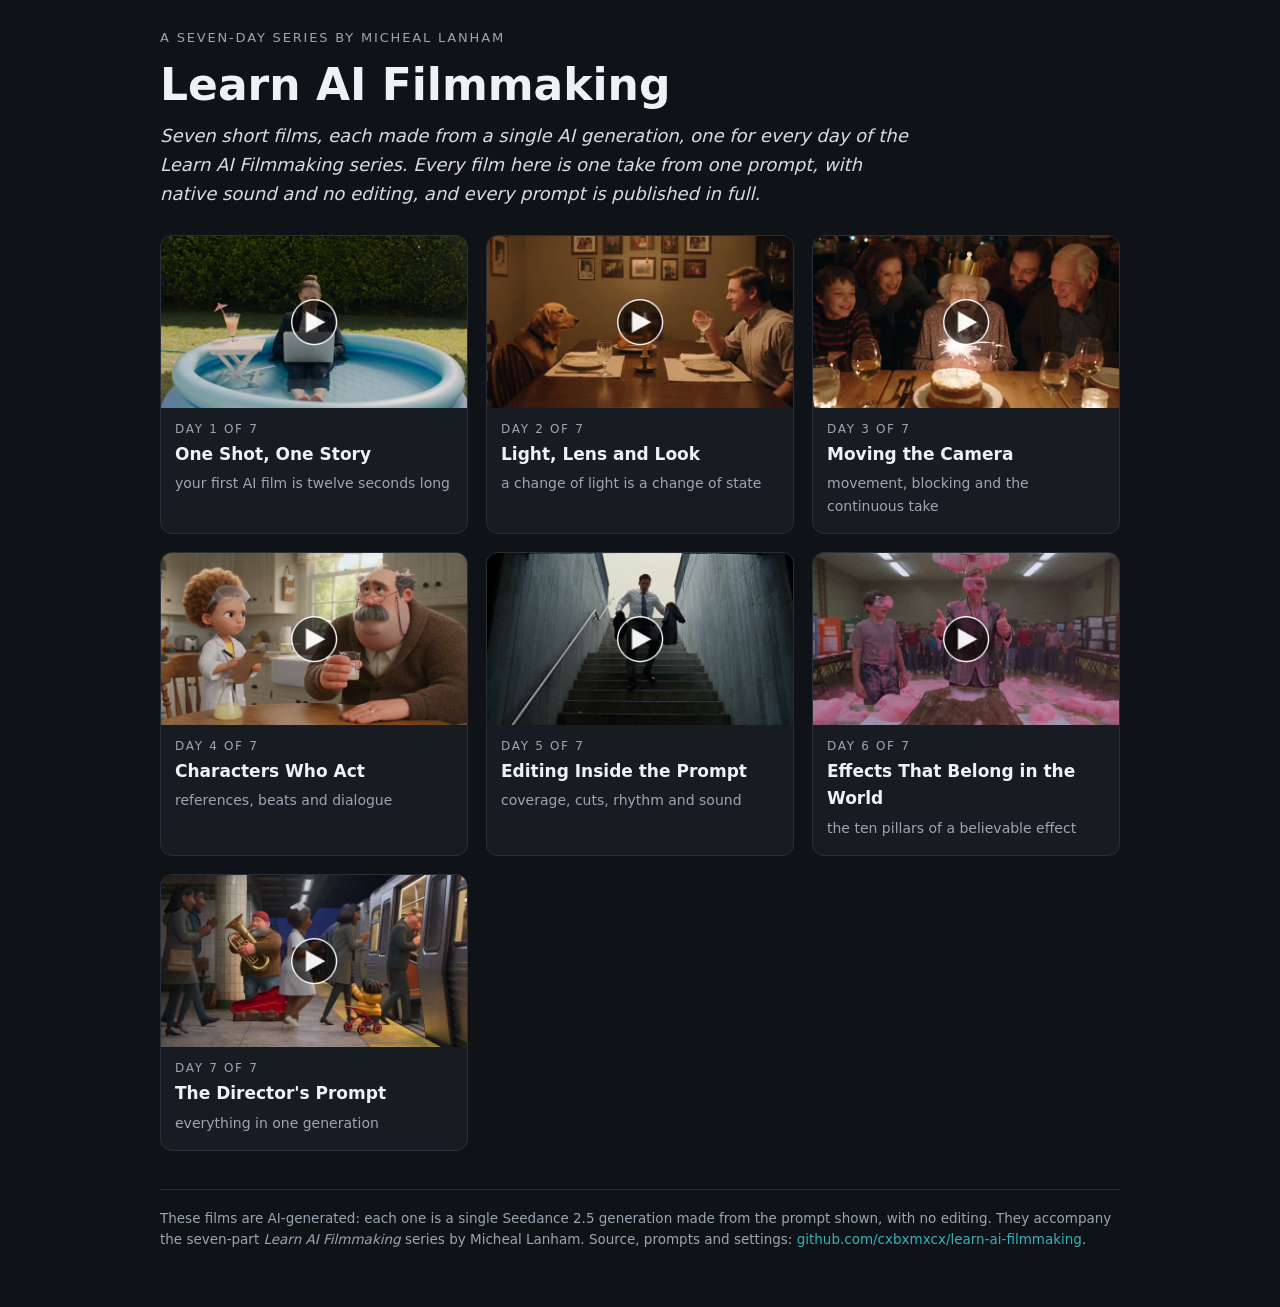
<file: docs/index.html>
<!doctype html><html lang="en"><head><meta charset="utf-8"><meta name="viewport" content="width=device-width,initial-scale=1"><title>Learn AI Filmmaking: seven prompts, seven films</title><meta name="description" content="Seven short films, each made from a single AI generation, one for every day of the Learn AI Filmmaking series."><meta property="og:title" content="Learn AI Filmmaking: seven prompts, seven films"><meta property="og:description" content="Seven short films, each made from a single AI generation, one for every day of the Learn AI Filmmaking series."><meta property="og:url" content="https://cxbxmxcx.github.io/learn-ai-filmmaking/"><meta property="og:site_name" content="Learn AI Filmmaking"><meta property="og:image" content="https://cxbxmxcx.github.io/learn-ai-filmmaking/posters/day-1-one-shot-one-story.jpg"><meta name="twitter:card" content="summary_large_image"><link rel="stylesheet" href="assets/site.css"></head><body><div class="wrap"><div class="kicker">A seven-day series by Micheal Lanham</div><h1>Learn AI Filmmaking</h1><p class="logline">Seven short films, each made from a single AI generation, one for every day of the Learn AI Filmmaking series. Every film here is one take from one prompt, with native sound and no editing, and every prompt is published in full.</p><div class="grid"><a class="card" href="day-1-one-shot-one-story/"><img src="posters/day-1-one-shot-one-story-play.jpg" alt="A frame from One Shot, One Story" loading="lazy"><div class="txt"><div class="day">Day 1 of 7</div><div class="ttl">One Shot, One Story</div><div class="sub">your first AI film is twelve seconds long</div></div></a><a class="card" href="day-2-light-lens-and-look/"><img src="posters/day-2-light-lens-and-look-play.jpg" alt="A frame from Light, Lens and Look" loading="lazy"><div class="txt"><div class="day">Day 2 of 7</div><div class="ttl">Light, Lens and Look</div><div class="sub">a change of light is a change of state</div></div></a><a class="card" href="day-3-moving-the-camera/"><img src="posters/day-3-moving-the-camera-play.jpg" alt="A frame from Moving the Camera" loading="lazy"><div class="txt"><div class="day">Day 3 of 7</div><div class="ttl">Moving the Camera</div><div class="sub">movement, blocking and the continuous take</div></div></a><a class="card" href="day-4-characters-who-act/"><img src="posters/day-4-characters-who-act-play.jpg" alt="A frame from Characters Who Act" loading="lazy"><div class="txt"><div class="day">Day 4 of 7</div><div class="ttl">Characters Who Act</div><div class="sub">references, beats and dialogue</div></div></a><a class="card" href="day-5-editing-inside-the-prompt/"><img src="posters/day-5-editing-inside-the-prompt-play.jpg" alt="A frame from Editing Inside the Prompt" loading="lazy"><div class="txt"><div class="day">Day 5 of 7</div><div class="ttl">Editing Inside the Prompt</div><div class="sub">coverage, cuts, rhythm and sound</div></div></a><a class="card" href="day-6-effects-that-belong-in-the-world/"><img src="posters/day-6-effects-that-belong-in-the-world-play.jpg" alt="A frame from Effects That Belong in the World" loading="lazy"><div class="txt"><div class="day">Day 6 of 7</div><div class="ttl">Effects That Belong in the World</div><div class="sub">the ten pillars of a believable effect</div></div></a><a class="card" href="day-7-the-directors-prompt/"><img src="posters/day-7-the-directors-prompt-play.jpg" alt="A frame from The Director&#x27;s Prompt" loading="lazy"><div class="txt"><div class="day">Day 7 of 7</div><div class="ttl">The Director&#x27;s Prompt</div><div class="sub">everything in one generation</div></div></a></div><footer>These films are AI-generated: each one is a single Seedance 2.5 generation made from the prompt shown, with no editing. They accompany the seven-part <em>Learn AI Filmmaking</em> series by Micheal Lanham. Source, prompts and settings: <a href="https://github.com/cxbxmxcx/learn-ai-filmmaking">github.com/cxbxmxcx/learn-ai-filmmaking</a>.</footer></div></body></html>
</file>
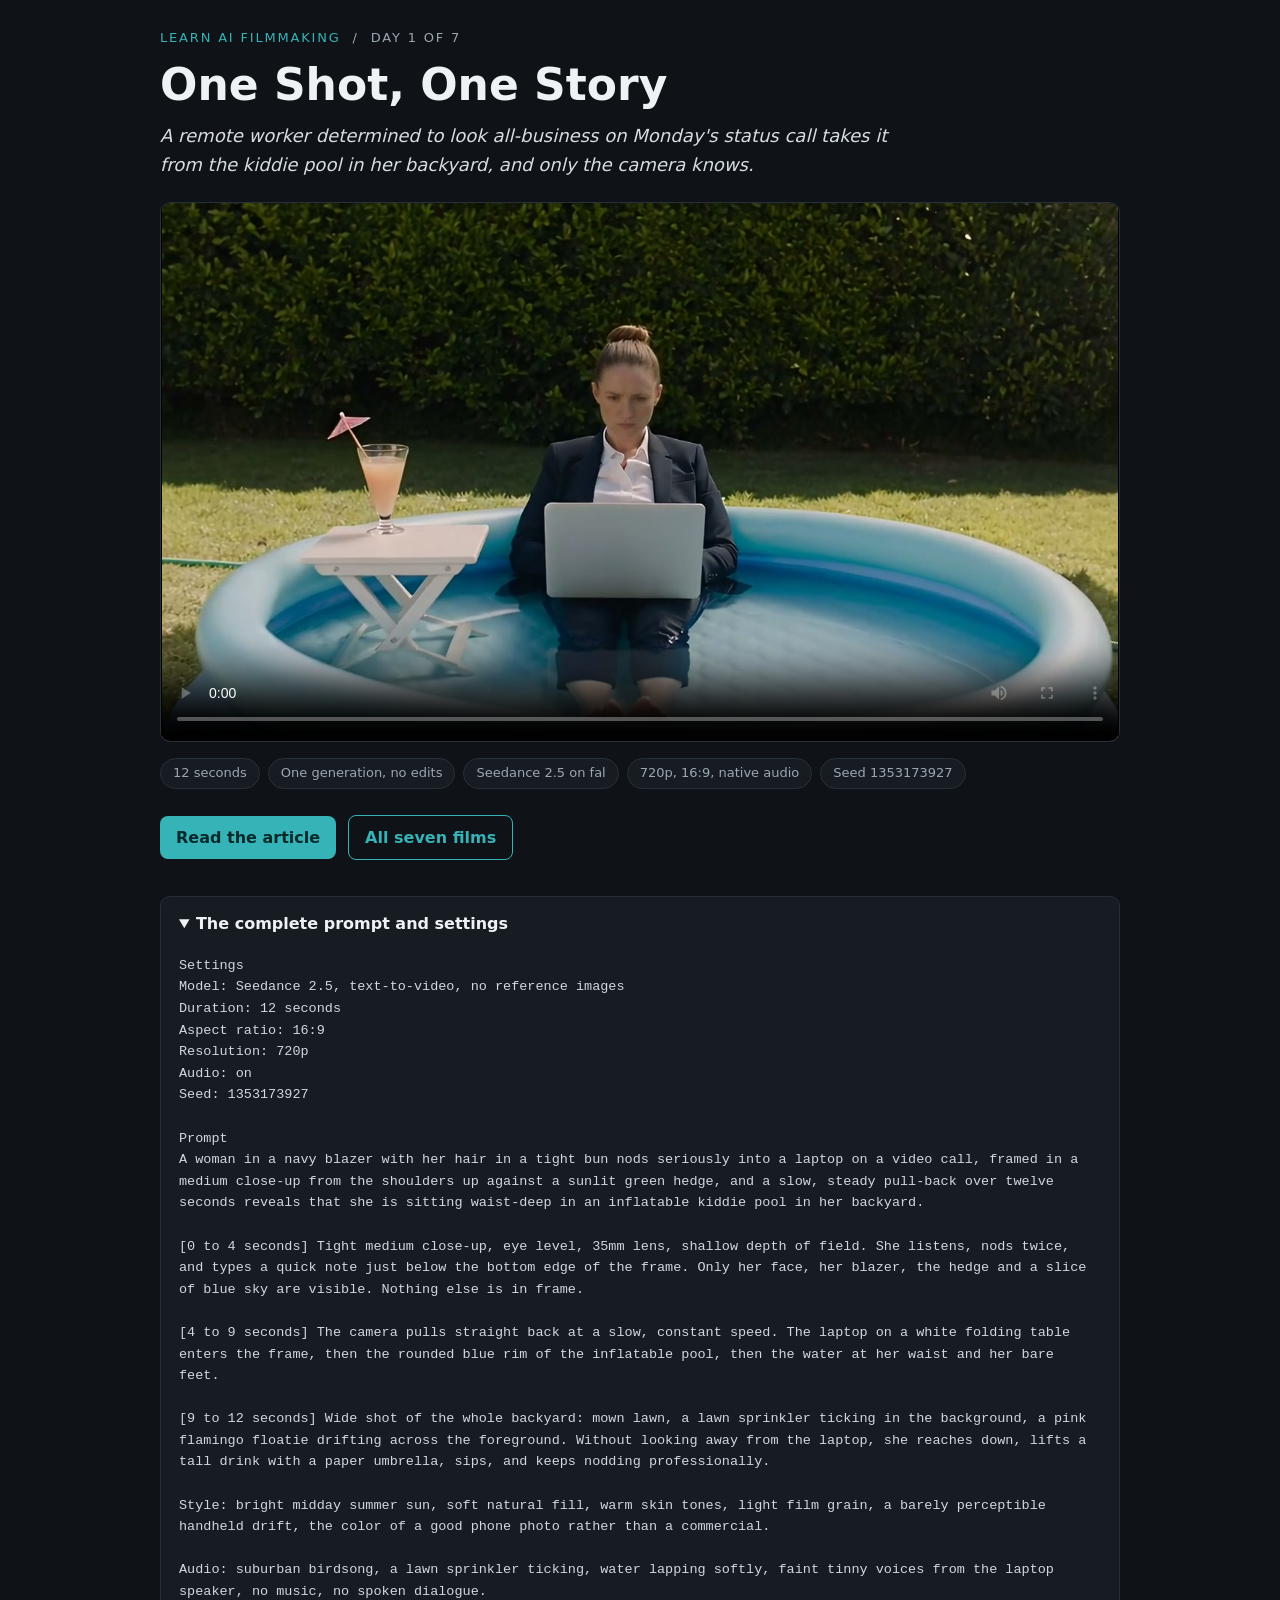
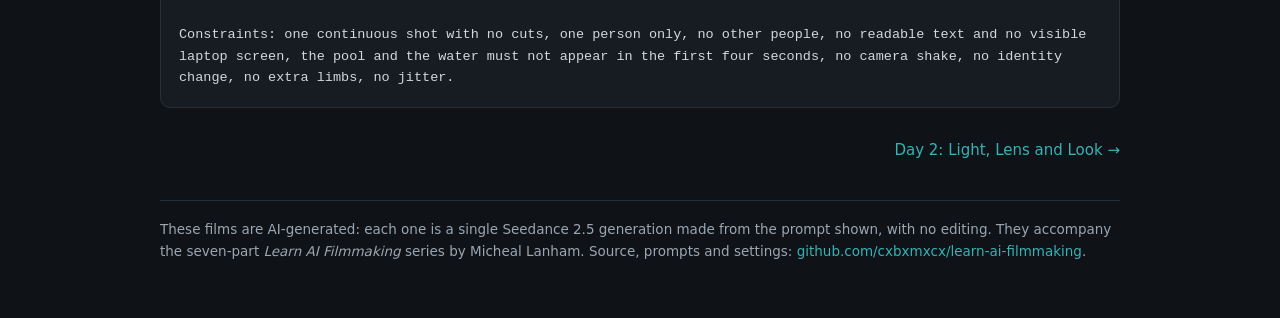
<file: docs/day-1-one-shot-one-story/index.html>
<!doctype html><html lang="en"><head><meta charset="utf-8"><meta name="viewport" content="width=device-width,initial-scale=1"><title>Day 1: One Shot, One Story | Learn AI Filmmaking</title><meta name="description" content="A remote worker determined to look all-business on Monday&#x27;s status call takes it from the kiddie pool in her backyard, and only the camera knows."><meta property="og:title" content="Day 1: One Shot, One Story | Learn AI Filmmaking"><meta property="og:description" content="A remote worker determined to look all-business on Monday&#x27;s status call takes it from the kiddie pool in her backyard, and only the camera knows."><meta property="og:url" content="https://cxbxmxcx.github.io/learn-ai-filmmaking/day-1-one-shot-one-story/"><meta property="og:site_name" content="Learn AI Filmmaking"><meta property="og:image" content="https://cxbxmxcx.github.io/learn-ai-filmmaking/posters/day-1-one-shot-one-story.jpg"><meta name="twitter:card" content="summary_large_image"><meta property="og:type" content="video.other"><meta property="og:video" content="https://cxbxmxcx.github.io/learn-ai-filmmaking/films/day-1-one-shot-one-story.mp4"><meta property="og:video:type" content="video/mp4"><meta property="og:video:width" content="1280"><meta property="og:video:height" content="720"><link rel="stylesheet" href="../assets/site.css"></head><body><div class="wrap"><div class="kicker"><a href="../">Learn AI Filmmaking</a> &nbsp;/&nbsp; Day 1 of 7</div><h1>One Shot, One Story</h1><p class="logline">A remote worker determined to look all-business on Monday&#x27;s status call takes it from the kiddie pool in her backyard, and only the camera knows.</p><video controls playsinline preload="metadata" poster="../posters/day-1-one-shot-one-story.jpg"><source src="../films/day-1-one-shot-one-story.mp4" type="video/mp4">Your browser cannot play this video. <a href="../films/day-1-one-shot-one-story.mp4">Download the film</a>.</video><ul class="chips"><li>12 seconds</li><li>One generation, no edits</li><li>Seedance 2.5 on fal</li><li>720p, 16:9, native audio</li><li>Seed 1353173927</li></ul><a class="cta" href="https://medium.com/p/a5aec13ff3d1">Read the article</a><a class="cta ghost" href="../">All seven films</a><details open><summary>The complete prompt and settings</summary><pre>Settings
Model: Seedance 2.5, text-to-video, no reference images
Duration: 12 seconds
Aspect ratio: 16:9
Resolution: 720p
Audio: on
Seed: 1353173927

Prompt
A woman in a navy blazer with her hair in a tight bun nods seriously into a laptop on a video call, framed in a medium close-up from the shoulders up against a sunlit green hedge, and a slow, steady pull-back over twelve seconds reveals that she is sitting waist-deep in an inflatable kiddie pool in her backyard.

[0 to 4 seconds] Tight medium close-up, eye level, 35mm lens, shallow depth of field. She listens, nods twice, and types a quick note just below the bottom edge of the frame. Only her face, her blazer, the hedge and a slice of blue sky are visible. Nothing else is in frame.

[4 to 9 seconds] The camera pulls straight back at a slow, constant speed. The laptop on a white folding table enters the frame, then the rounded blue rim of the inflatable pool, then the water at her waist and her bare feet.

[9 to 12 seconds] Wide shot of the whole backyard: mown lawn, a lawn sprinkler ticking in the background, a pink flamingo floatie drifting across the foreground. Without looking away from the laptop, she reaches down, lifts a tall drink with a paper umbrella, sips, and keeps nodding professionally.

Style: bright midday summer sun, soft natural fill, warm skin tones, light film grain, a barely perceptible handheld drift, the color of a good phone photo rather than a commercial.

Audio: suburban birdsong, a lawn sprinkler ticking, water lapping softly, faint tinny voices from the laptop speaker, no music, no spoken dialogue.

Constraints: one continuous shot with no cuts, one person only, no other people, no readable text and no visible laptop screen, the pool and the water must not appear in the first four seconds, no camera shake, no identity change, no extra limbs, no jitter.</pre></details><div class="nav"><span></span><a href="../day-2-light-lens-and-look/">Day 2: Light, Lens and Look &rarr;</a></div><footer>These films are AI-generated: each one is a single Seedance 2.5 generation made from the prompt shown, with no editing. They accompany the seven-part <em>Learn AI Filmmaking</em> series by Micheal Lanham. Source, prompts and settings: <a href="https://github.com/cxbxmxcx/learn-ai-filmmaking">github.com/cxbxmxcx/learn-ai-filmmaking</a>.</footer></div></body></html>
</file>
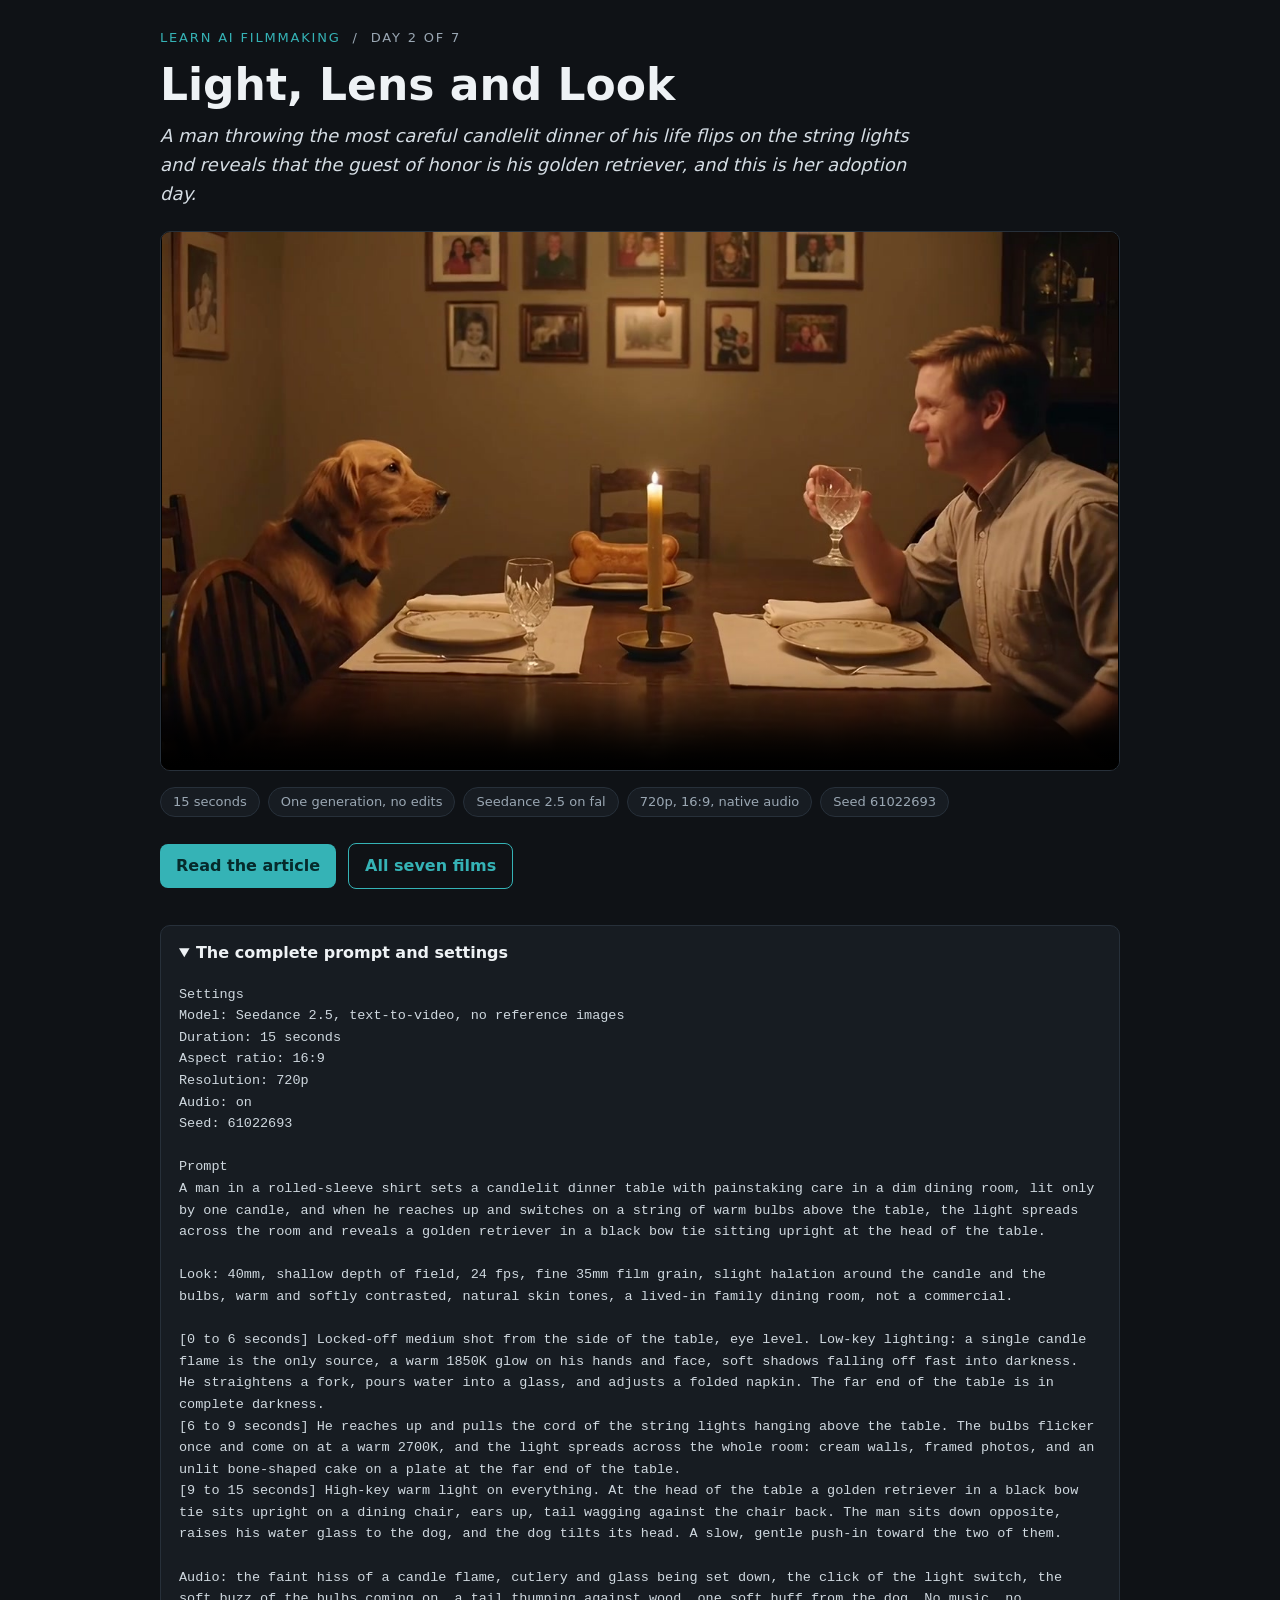
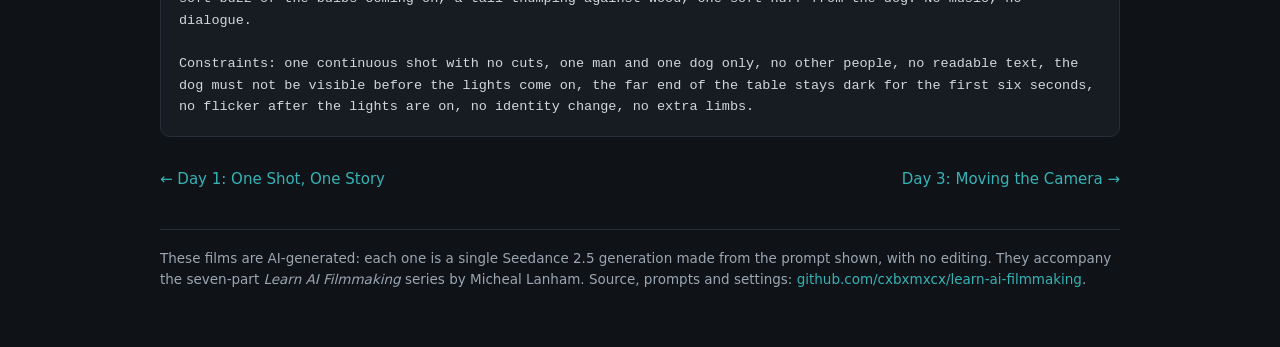
<file: docs/day-2-light-lens-and-look/index.html>
<!doctype html><html lang="en"><head><meta charset="utf-8"><meta name="viewport" content="width=device-width,initial-scale=1"><title>Day 2: Light, Lens and Look | Learn AI Filmmaking</title><meta name="description" content="A man throwing the most careful candlelit dinner of his life flips on the string lights and reveals that the guest of honor is his golden retriever, and this is her adoption day."><meta property="og:title" content="Day 2: Light, Lens and Look | Learn AI Filmmaking"><meta property="og:description" content="A man throwing the most careful candlelit dinner of his life flips on the string lights and reveals that the guest of honor is his golden retriever, and this is her adoption day."><meta property="og:url" content="https://cxbxmxcx.github.io/learn-ai-filmmaking/day-2-light-lens-and-look/"><meta property="og:site_name" content="Learn AI Filmmaking"><meta property="og:image" content="https://cxbxmxcx.github.io/learn-ai-filmmaking/posters/day-2-light-lens-and-look.jpg"><meta name="twitter:card" content="summary_large_image"><meta property="og:type" content="video.other"><meta property="og:video" content="https://cxbxmxcx.github.io/learn-ai-filmmaking/films/day-2-light-lens-and-look.mp4"><meta property="og:video:type" content="video/mp4"><meta property="og:video:width" content="1280"><meta property="og:video:height" content="720"><link rel="stylesheet" href="../assets/site.css"></head><body><div class="wrap"><div class="kicker"><a href="../">Learn AI Filmmaking</a> &nbsp;/&nbsp; Day 2 of 7</div><h1>Light, Lens and Look</h1><p class="logline">A man throwing the most careful candlelit dinner of his life flips on the string lights and reveals that the guest of honor is his golden retriever, and this is her adoption day.</p><video controls playsinline preload="metadata" poster="../posters/day-2-light-lens-and-look.jpg"><source src="../films/day-2-light-lens-and-look.mp4" type="video/mp4">Your browser cannot play this video. <a href="../films/day-2-light-lens-and-look.mp4">Download the film</a>.</video><ul class="chips"><li>15 seconds</li><li>One generation, no edits</li><li>Seedance 2.5 on fal</li><li>720p, 16:9, native audio</li><li>Seed 61022693</li></ul><a class="cta" href="https://medium.com/p/ba36f0b6b196">Read the article</a><a class="cta ghost" href="../">All seven films</a><details open><summary>The complete prompt and settings</summary><pre>Settings
Model: Seedance 2.5, text-to-video, no reference images
Duration: 15 seconds
Aspect ratio: 16:9
Resolution: 720p
Audio: on
Seed: 61022693

Prompt
A man in a rolled-sleeve shirt sets a candlelit dinner table with painstaking care in a dim dining room, lit only by one candle, and when he reaches up and switches on a string of warm bulbs above the table, the light spreads across the room and reveals a golden retriever in a black bow tie sitting upright at the head of the table.

Look: 40mm, shallow depth of field, 24 fps, fine 35mm film grain, slight halation around the candle and the bulbs, warm and softly contrasted, natural skin tones, a lived-in family dining room, not a commercial.

[0 to 6 seconds] Locked-off medium shot from the side of the table, eye level. Low-key lighting: a single candle flame is the only source, a warm 1850K glow on his hands and face, soft shadows falling off fast into darkness. He straightens a fork, pours water into a glass, and adjusts a folded napkin. The far end of the table is in complete darkness.
[6 to 9 seconds] He reaches up and pulls the cord of the string lights hanging above the table. The bulbs flicker once and come on at a warm 2700K, and the light spreads across the whole room: cream walls, framed photos, and an unlit bone-shaped cake on a plate at the far end of the table.
[9 to 15 seconds] High-key warm light on everything. At the head of the table a golden retriever in a black bow tie sits upright on a dining chair, ears up, tail wagging against the chair back. The man sits down opposite, raises his water glass to the dog, and the dog tilts its head. A slow, gentle push-in toward the two of them.

Audio: the faint hiss of a candle flame, cutlery and glass being set down, the click of the light switch, the soft buzz of the bulbs coming on, a tail thumping against wood, one soft huff from the dog. No music, no dialogue.

Constraints: one continuous shot with no cuts, one man and one dog only, no other people, no readable text, the dog must not be visible before the lights come on, the far end of the table stays dark for the first six seconds, no flicker after the lights are on, no identity change, no extra limbs.</pre></details><div class="nav"><a href="../day-1-one-shot-one-story/">&larr; Day 1: One Shot, One Story</a><a href="../day-3-moving-the-camera/">Day 3: Moving the Camera &rarr;</a></div><footer>These films are AI-generated: each one is a single Seedance 2.5 generation made from the prompt shown, with no editing. They accompany the seven-part <em>Learn AI Filmmaking</em> series by Micheal Lanham. Source, prompts and settings: <a href="https://github.com/cxbxmxcx/learn-ai-filmmaking">github.com/cxbxmxcx/learn-ai-filmmaking</a>.</footer></div></body></html>
</file>
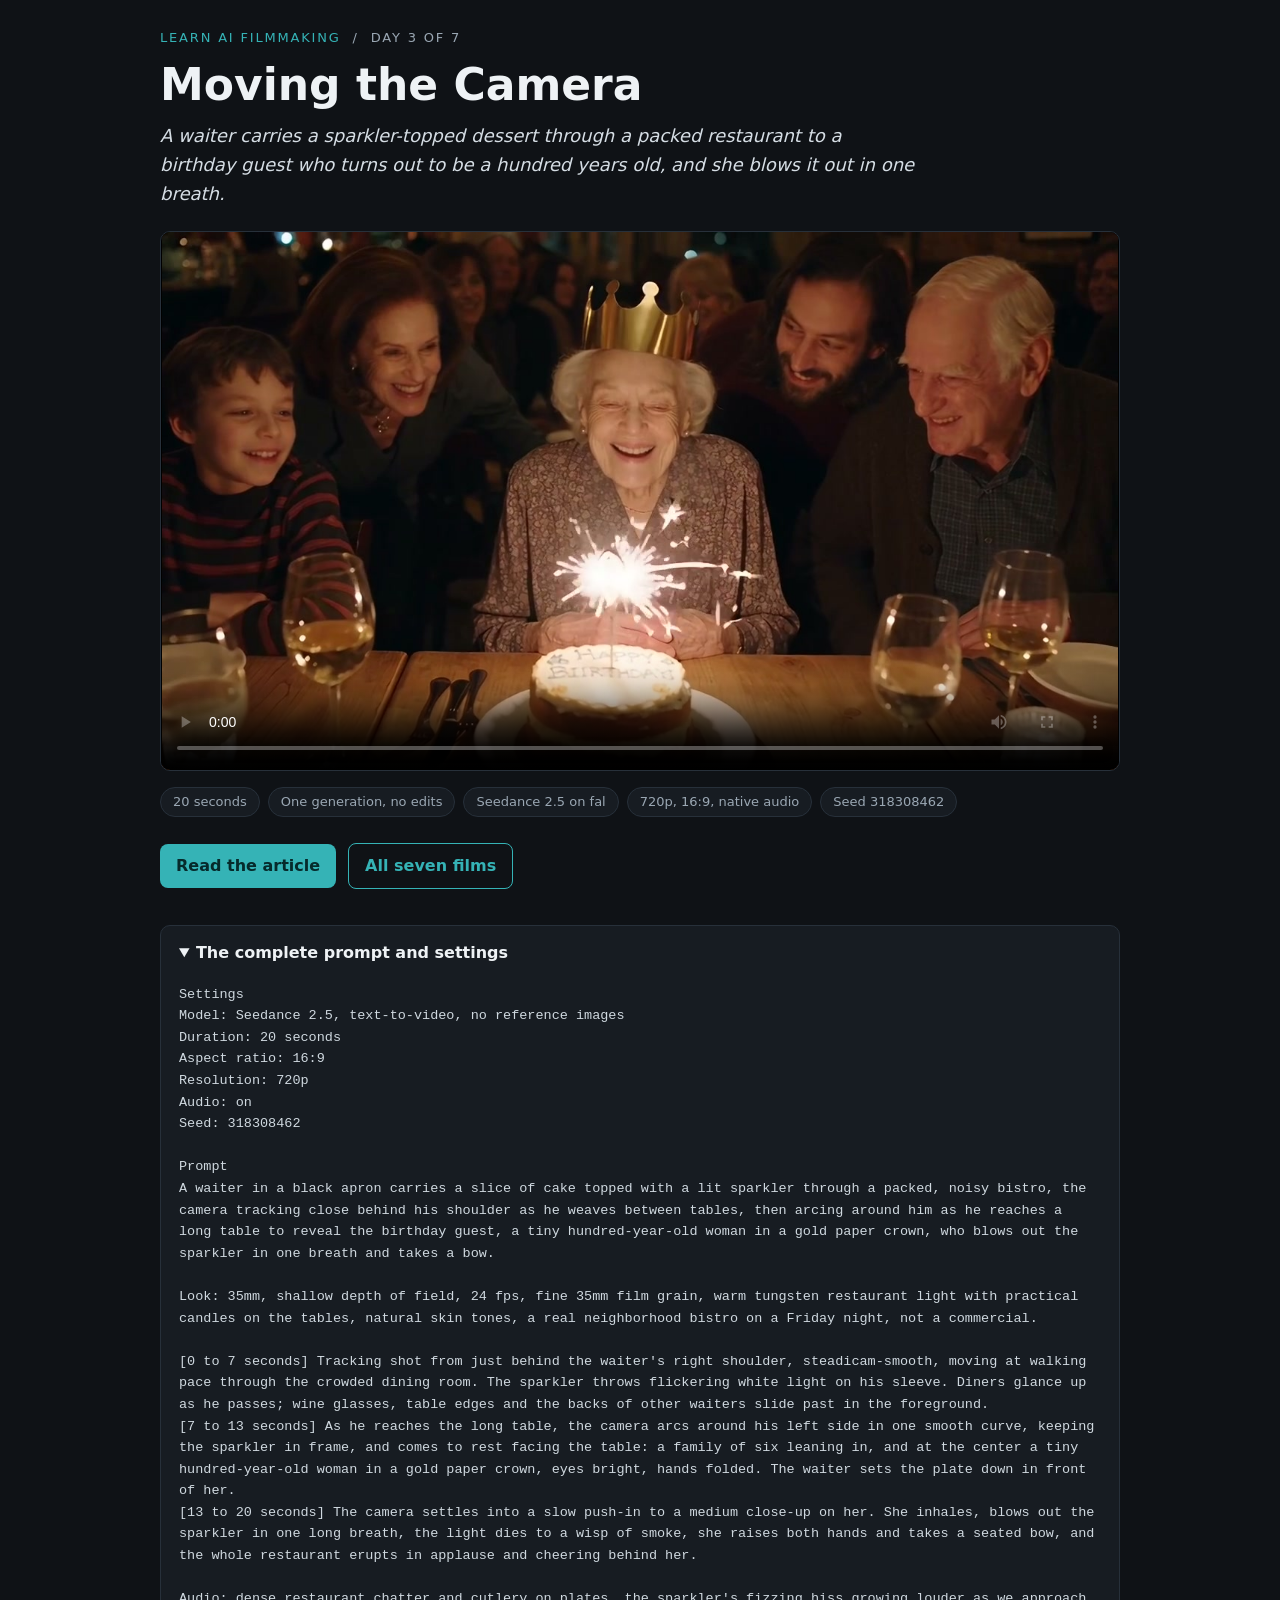
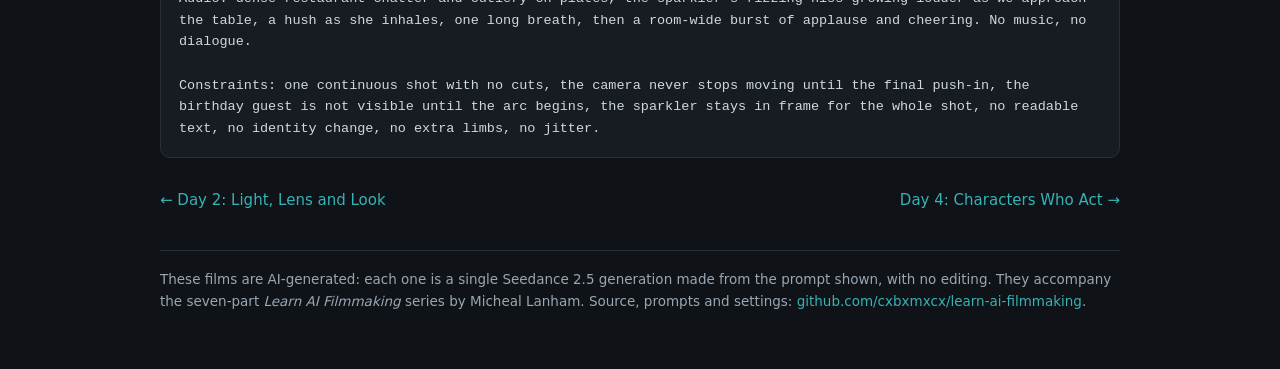
<file: docs/day-3-moving-the-camera/index.html>
<!doctype html><html lang="en"><head><meta charset="utf-8"><meta name="viewport" content="width=device-width,initial-scale=1"><title>Day 3: Moving the Camera | Learn AI Filmmaking</title><meta name="description" content="A waiter carries a sparkler-topped dessert through a packed restaurant to a birthday guest who turns out to be a hundred years old, and she blows it out in one breath."><meta property="og:title" content="Day 3: Moving the Camera | Learn AI Filmmaking"><meta property="og:description" content="A waiter carries a sparkler-topped dessert through a packed restaurant to a birthday guest who turns out to be a hundred years old, and she blows it out in one breath."><meta property="og:url" content="https://cxbxmxcx.github.io/learn-ai-filmmaking/day-3-moving-the-camera/"><meta property="og:site_name" content="Learn AI Filmmaking"><meta property="og:image" content="https://cxbxmxcx.github.io/learn-ai-filmmaking/posters/day-3-moving-the-camera.jpg"><meta name="twitter:card" content="summary_large_image"><meta property="og:type" content="video.other"><meta property="og:video" content="https://cxbxmxcx.github.io/learn-ai-filmmaking/films/day-3-moving-the-camera.mp4"><meta property="og:video:type" content="video/mp4"><meta property="og:video:width" content="1280"><meta property="og:video:height" content="720"><link rel="stylesheet" href="../assets/site.css"></head><body><div class="wrap"><div class="kicker"><a href="../">Learn AI Filmmaking</a> &nbsp;/&nbsp; Day 3 of 7</div><h1>Moving the Camera</h1><p class="logline">A waiter carries a sparkler-topped dessert through a packed restaurant to a birthday guest who turns out to be a hundred years old, and she blows it out in one breath.</p><video controls playsinline preload="metadata" poster="../posters/day-3-moving-the-camera.jpg"><source src="../films/day-3-moving-the-camera.mp4" type="video/mp4">Your browser cannot play this video. <a href="../films/day-3-moving-the-camera.mp4">Download the film</a>.</video><ul class="chips"><li>20 seconds</li><li>One generation, no edits</li><li>Seedance 2.5 on fal</li><li>720p, 16:9, native audio</li><li>Seed 318308462</li></ul><a class="cta" href="https://medium.com/p/4e719e32a144">Read the article</a><a class="cta ghost" href="../">All seven films</a><details open><summary>The complete prompt and settings</summary><pre>Settings
Model: Seedance 2.5, text-to-video, no reference images
Duration: 20 seconds
Aspect ratio: 16:9
Resolution: 720p
Audio: on
Seed: 318308462

Prompt
A waiter in a black apron carries a slice of cake topped with a lit sparkler through a packed, noisy bistro, the camera tracking close behind his shoulder as he weaves between tables, then arcing around him as he reaches a long table to reveal the birthday guest, a tiny hundred-year-old woman in a gold paper crown, who blows out the sparkler in one breath and takes a bow.

Look: 35mm, shallow depth of field, 24 fps, fine 35mm film grain, warm tungsten restaurant light with practical candles on the tables, natural skin tones, a real neighborhood bistro on a Friday night, not a commercial.

[0 to 7 seconds] Tracking shot from just behind the waiter&#x27;s right shoulder, steadicam-smooth, moving at walking pace through the crowded dining room. The sparkler throws flickering white light on his sleeve. Diners glance up as he passes; wine glasses, table edges and the backs of other waiters slide past in the foreground.
[7 to 13 seconds] As he reaches the long table, the camera arcs around his left side in one smooth curve, keeping the sparkler in frame, and comes to rest facing the table: a family of six leaning in, and at the center a tiny hundred-year-old woman in a gold paper crown, eyes bright, hands folded. The waiter sets the plate down in front of her.
[13 to 20 seconds] The camera settles into a slow push-in to a medium close-up on her. She inhales, blows out the sparkler in one long breath, the light dies to a wisp of smoke, she raises both hands and takes a seated bow, and the whole restaurant erupts in applause and cheering behind her.

Audio: dense restaurant chatter and cutlery on plates, the sparkler&#x27;s fizzing hiss growing louder as we approach the table, a hush as she inhales, one long breath, then a room-wide burst of applause and cheering. No music, no dialogue.

Constraints: one continuous shot with no cuts, the camera never stops moving until the final push-in, the birthday guest is not visible until the arc begins, the sparkler stays in frame for the whole shot, no readable text, no identity change, no extra limbs, no jitter.</pre></details><div class="nav"><a href="../day-2-light-lens-and-look/">&larr; Day 2: Light, Lens and Look</a><a href="../day-4-characters-who-act/">Day 4: Characters Who Act &rarr;</a></div><footer>These films are AI-generated: each one is a single Seedance 2.5 generation made from the prompt shown, with no editing. They accompany the seven-part <em>Learn AI Filmmaking</em> series by Micheal Lanham. Source, prompts and settings: <a href="https://github.com/cxbxmxcx/learn-ai-filmmaking">github.com/cxbxmxcx/learn-ai-filmmaking</a>.</footer></div></body></html>
</file>
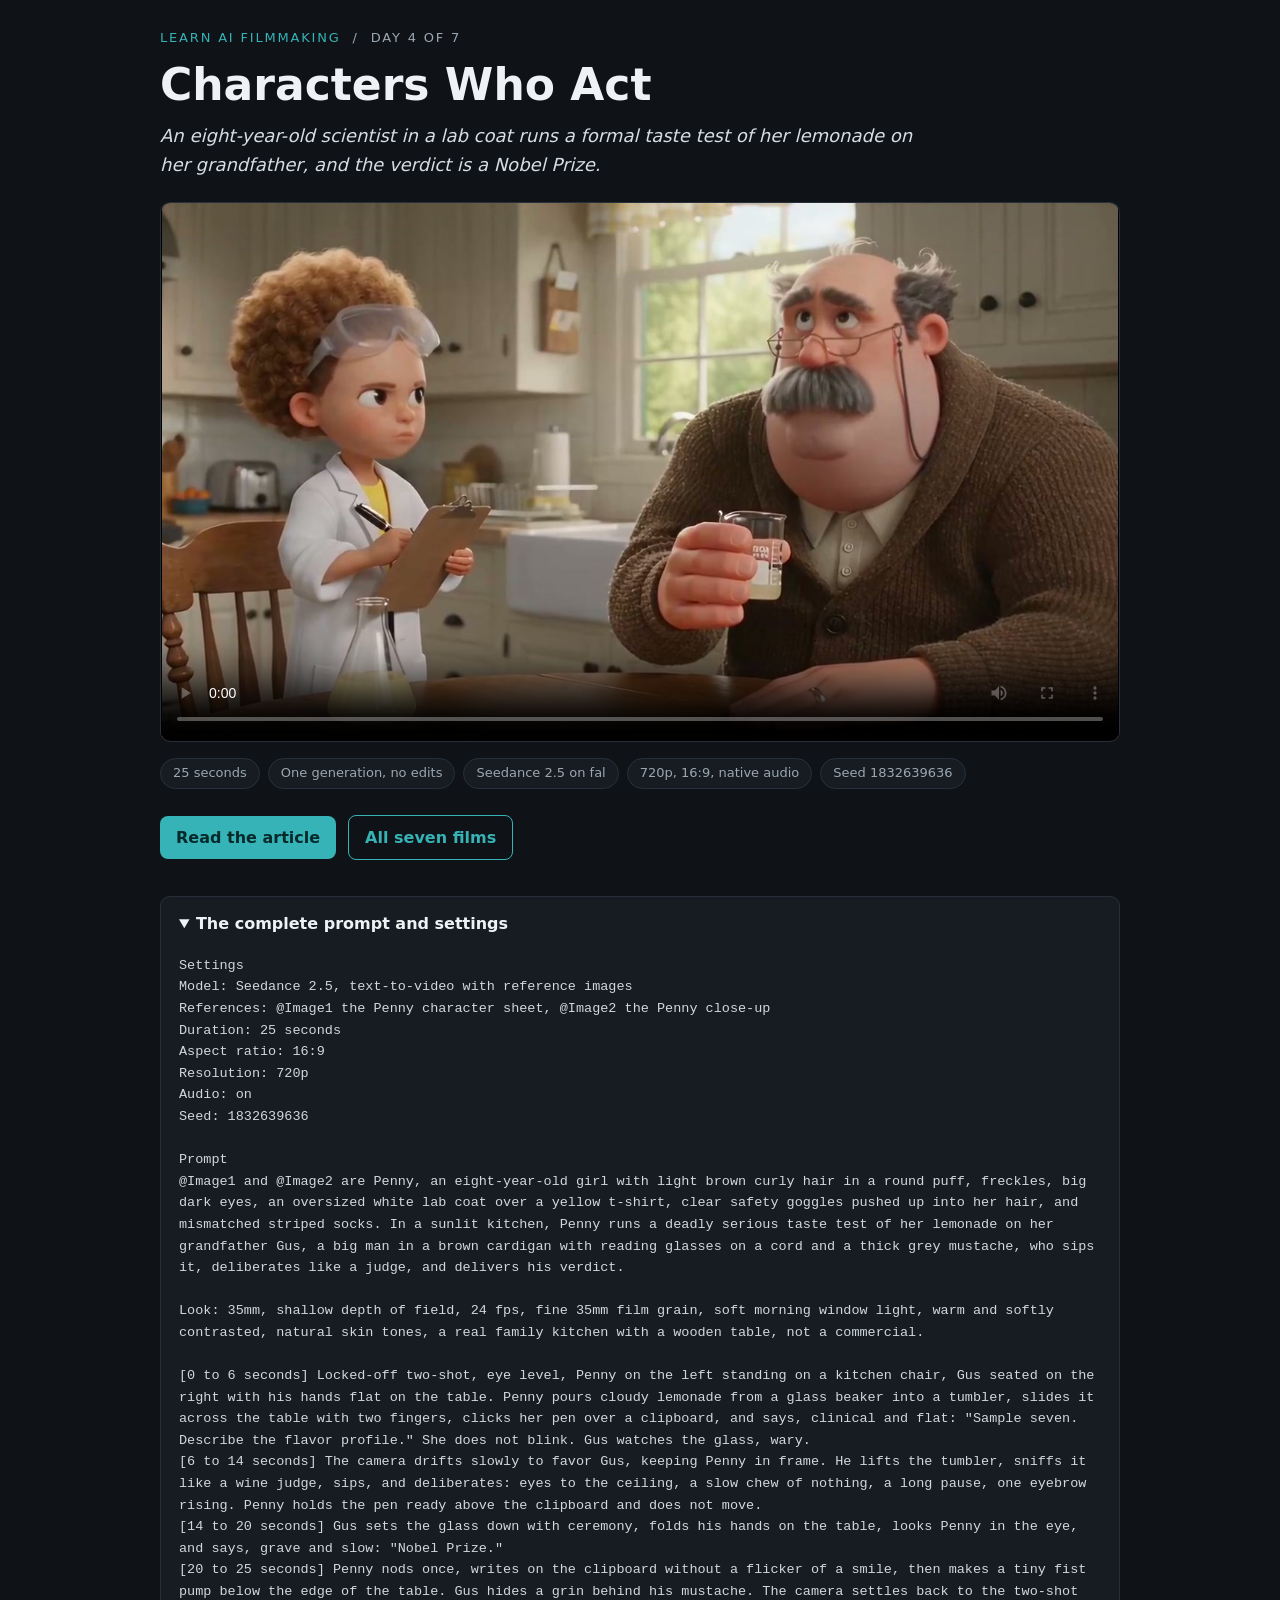
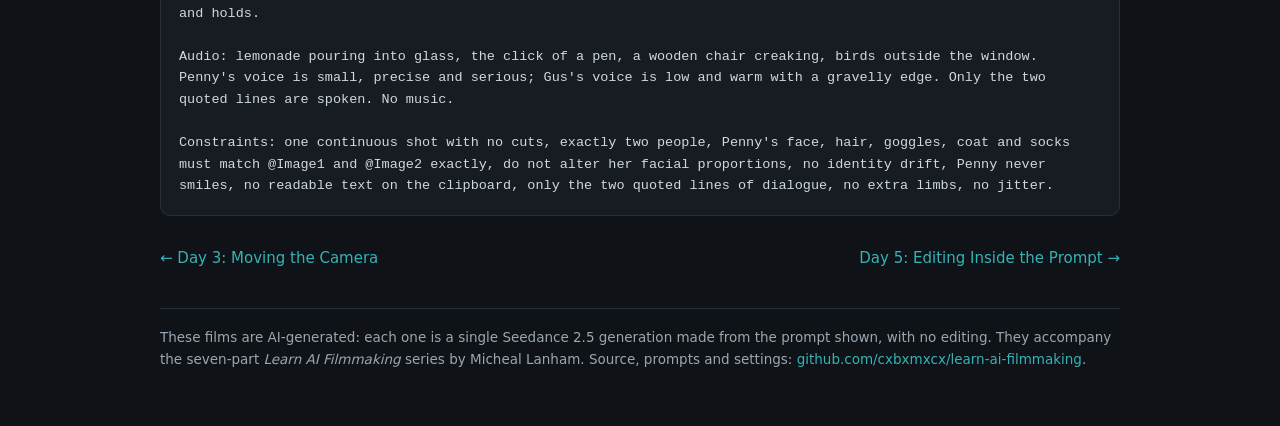
<file: docs/day-4-characters-who-act/index.html>
<!doctype html><html lang="en"><head><meta charset="utf-8"><meta name="viewport" content="width=device-width,initial-scale=1"><title>Day 4: Characters Who Act | Learn AI Filmmaking</title><meta name="description" content="An eight-year-old scientist in a lab coat runs a formal taste test of her lemonade on her grandfather, and the verdict is a Nobel Prize."><meta property="og:title" content="Day 4: Characters Who Act | Learn AI Filmmaking"><meta property="og:description" content="An eight-year-old scientist in a lab coat runs a formal taste test of her lemonade on her grandfather, and the verdict is a Nobel Prize."><meta property="og:url" content="https://cxbxmxcx.github.io/learn-ai-filmmaking/day-4-characters-who-act/"><meta property="og:site_name" content="Learn AI Filmmaking"><meta property="og:image" content="https://cxbxmxcx.github.io/learn-ai-filmmaking/posters/day-4-characters-who-act.jpg"><meta name="twitter:card" content="summary_large_image"><meta property="og:type" content="video.other"><meta property="og:video" content="https://cxbxmxcx.github.io/learn-ai-filmmaking/films/day-4-characters-who-act.mp4"><meta property="og:video:type" content="video/mp4"><meta property="og:video:width" content="1280"><meta property="og:video:height" content="720"><link rel="stylesheet" href="../assets/site.css"></head><body><div class="wrap"><div class="kicker"><a href="../">Learn AI Filmmaking</a> &nbsp;/&nbsp; Day 4 of 7</div><h1>Characters Who Act</h1><p class="logline">An eight-year-old scientist in a lab coat runs a formal taste test of her lemonade on her grandfather, and the verdict is a Nobel Prize.</p><video controls playsinline preload="metadata" poster="../posters/day-4-characters-who-act.jpg"><source src="../films/day-4-characters-who-act.mp4" type="video/mp4">Your browser cannot play this video. <a href="../films/day-4-characters-who-act.mp4">Download the film</a>.</video><ul class="chips"><li>25 seconds</li><li>One generation, no edits</li><li>Seedance 2.5 on fal</li><li>720p, 16:9, native audio</li><li>Seed 1832639636</li></ul><a class="cta" href="https://medium.com/p/f61134a787a4">Read the article</a><a class="cta ghost" href="../">All seven films</a><details open><summary>The complete prompt and settings</summary><pre>Settings
Model: Seedance 2.5, text-to-video with reference images
References: @Image1 the Penny character sheet, @Image2 the Penny close-up
Duration: 25 seconds
Aspect ratio: 16:9
Resolution: 720p
Audio: on
Seed: 1832639636

Prompt
@Image1 and @Image2 are Penny, an eight-year-old girl with light brown curly hair in a round puff, freckles, big dark eyes, an oversized white lab coat over a yellow t-shirt, clear safety goggles pushed up into her hair, and mismatched striped socks. In a sunlit kitchen, Penny runs a deadly serious taste test of her lemonade on her grandfather Gus, a big man in a brown cardigan with reading glasses on a cord and a thick grey mustache, who sips it, deliberates like a judge, and delivers his verdict.

Look: 35mm, shallow depth of field, 24 fps, fine 35mm film grain, soft morning window light, warm and softly contrasted, natural skin tones, a real family kitchen with a wooden table, not a commercial.

[0 to 6 seconds] Locked-off two-shot, eye level, Penny on the left standing on a kitchen chair, Gus seated on the right with his hands flat on the table. Penny pours cloudy lemonade from a glass beaker into a tumbler, slides it across the table with two fingers, clicks her pen over a clipboard, and says, clinical and flat: &quot;Sample seven. Describe the flavor profile.&quot; She does not blink. Gus watches the glass, wary.
[6 to 14 seconds] The camera drifts slowly to favor Gus, keeping Penny in frame. He lifts the tumbler, sniffs it like a wine judge, sips, and deliberates: eyes to the ceiling, a slow chew of nothing, a long pause, one eyebrow rising. Penny holds the pen ready above the clipboard and does not move.
[14 to 20 seconds] Gus sets the glass down with ceremony, folds his hands on the table, looks Penny in the eye, and says, grave and slow: &quot;Nobel Prize.&quot;
[20 to 25 seconds] Penny nods once, writes on the clipboard without a flicker of a smile, then makes a tiny fist pump below the edge of the table. Gus hides a grin behind his mustache. The camera settles back to the two-shot and holds.

Audio: lemonade pouring into glass, the click of a pen, a wooden chair creaking, birds outside the window. Penny&#x27;s voice is small, precise and serious; Gus&#x27;s voice is low and warm with a gravelly edge. Only the two quoted lines are spoken. No music.

Constraints: one continuous shot with no cuts, exactly two people, Penny&#x27;s face, hair, goggles, coat and socks must match @Image1 and @Image2 exactly, do not alter her facial proportions, no identity drift, Penny never smiles, no readable text on the clipboard, only the two quoted lines of dialogue, no extra limbs, no jitter.</pre></details><div class="nav"><a href="../day-3-moving-the-camera/">&larr; Day 3: Moving the Camera</a><a href="../day-5-editing-inside-the-prompt/">Day 5: Editing Inside the Prompt &rarr;</a></div><footer>These films are AI-generated: each one is a single Seedance 2.5 generation made from the prompt shown, with no editing. They accompany the seven-part <em>Learn AI Filmmaking</em> series by Micheal Lanham. Source, prompts and settings: <a href="https://github.com/cxbxmxcx/learn-ai-filmmaking">github.com/cxbxmxcx/learn-ai-filmmaking</a>.</footer></div></body></html>
</file>
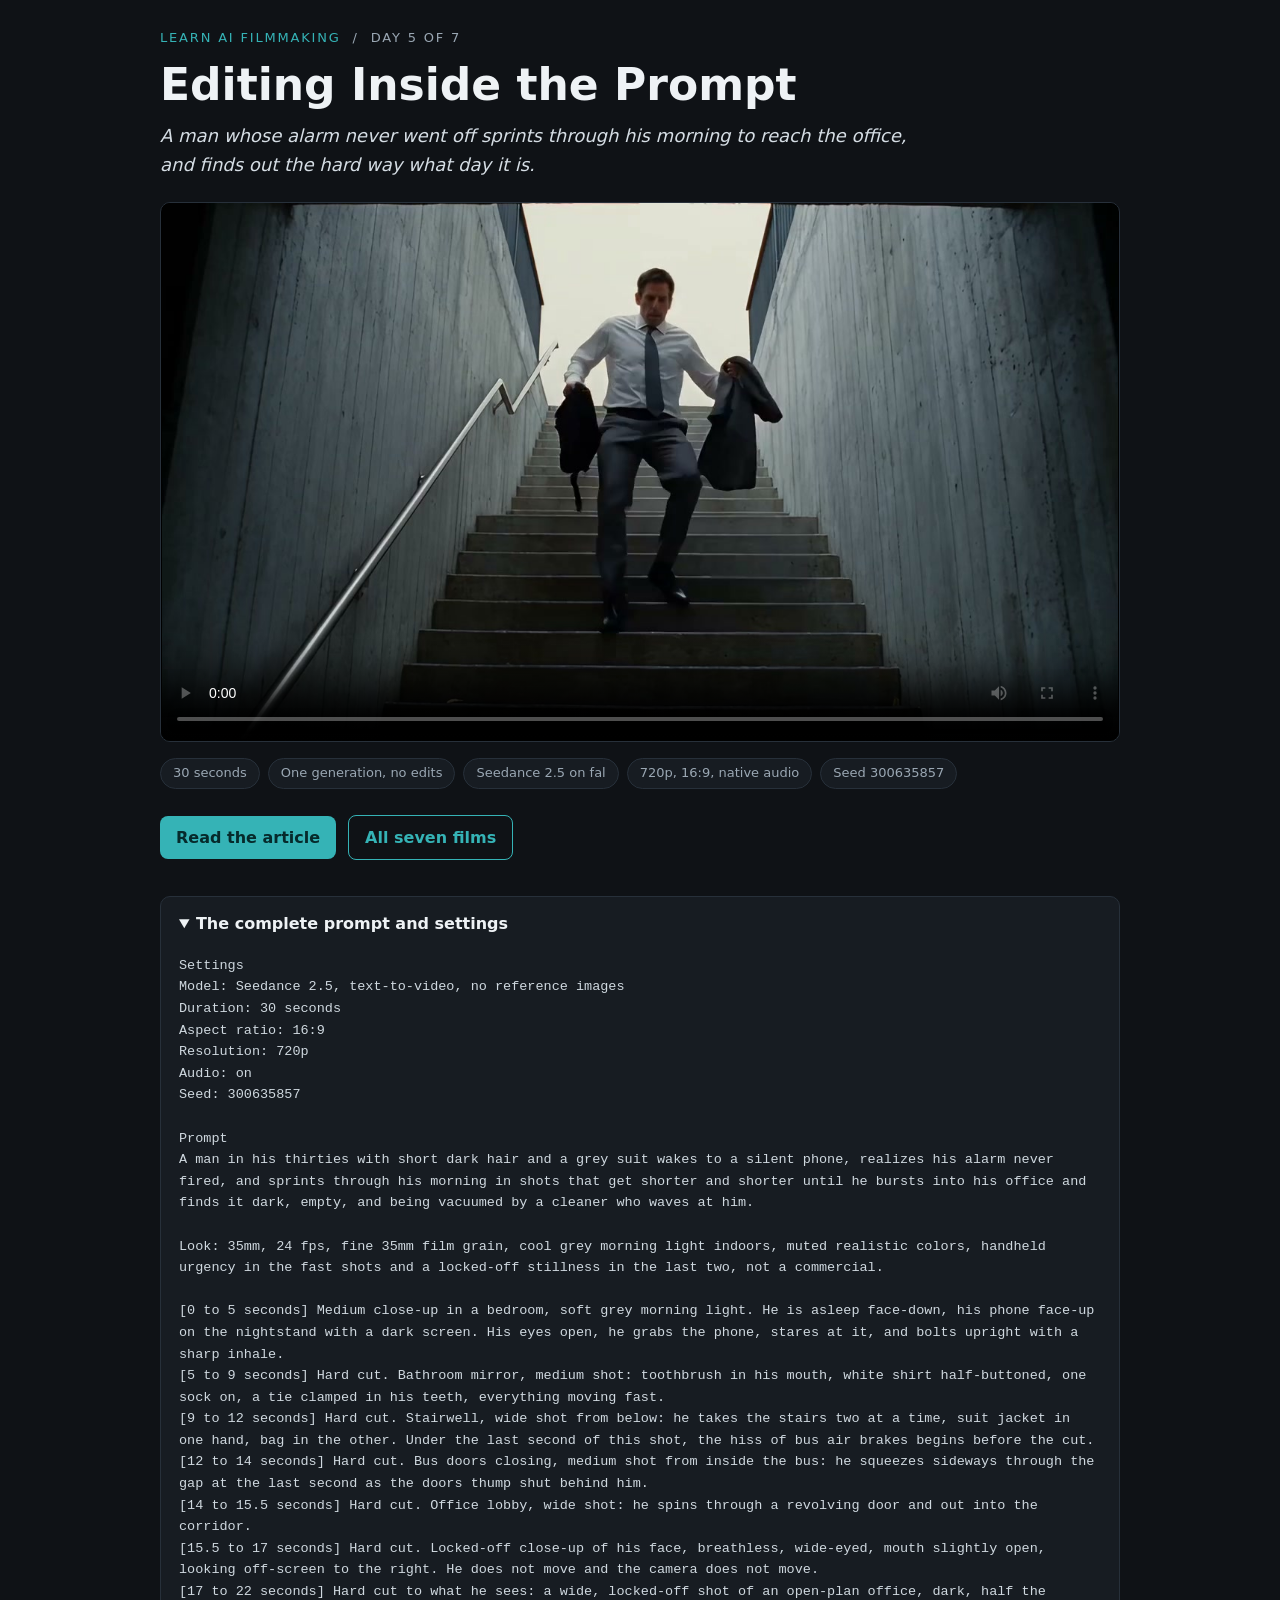
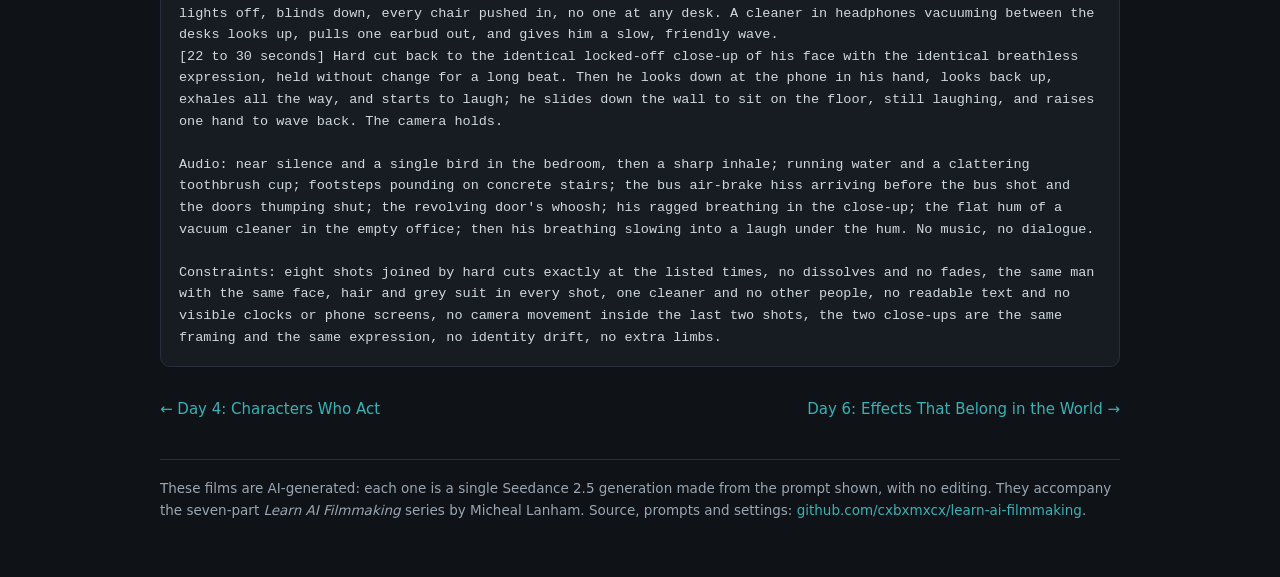
<file: docs/day-5-editing-inside-the-prompt/index.html>
<!doctype html><html lang="en"><head><meta charset="utf-8"><meta name="viewport" content="width=device-width,initial-scale=1"><title>Day 5: Editing Inside the Prompt | Learn AI Filmmaking</title><meta name="description" content="A man whose alarm never went off sprints through his morning to reach the office, and finds out the hard way what day it is."><meta property="og:title" content="Day 5: Editing Inside the Prompt | Learn AI Filmmaking"><meta property="og:description" content="A man whose alarm never went off sprints through his morning to reach the office, and finds out the hard way what day it is."><meta property="og:url" content="https://cxbxmxcx.github.io/learn-ai-filmmaking/day-5-editing-inside-the-prompt/"><meta property="og:site_name" content="Learn AI Filmmaking"><meta property="og:image" content="https://cxbxmxcx.github.io/learn-ai-filmmaking/posters/day-5-editing-inside-the-prompt.jpg"><meta name="twitter:card" content="summary_large_image"><meta property="og:type" content="video.other"><meta property="og:video" content="https://cxbxmxcx.github.io/learn-ai-filmmaking/films/day-5-editing-inside-the-prompt.mp4"><meta property="og:video:type" content="video/mp4"><meta property="og:video:width" content="1280"><meta property="og:video:height" content="720"><link rel="stylesheet" href="../assets/site.css"></head><body><div class="wrap"><div class="kicker"><a href="../">Learn AI Filmmaking</a> &nbsp;/&nbsp; Day 5 of 7</div><h1>Editing Inside the Prompt</h1><p class="logline">A man whose alarm never went off sprints through his morning to reach the office, and finds out the hard way what day it is.</p><video controls playsinline preload="metadata" poster="../posters/day-5-editing-inside-the-prompt.jpg"><source src="../films/day-5-editing-inside-the-prompt.mp4" type="video/mp4">Your browser cannot play this video. <a href="../films/day-5-editing-inside-the-prompt.mp4">Download the film</a>.</video><ul class="chips"><li>30 seconds</li><li>One generation, no edits</li><li>Seedance 2.5 on fal</li><li>720p, 16:9, native audio</li><li>Seed 300635857</li></ul><a class="cta" href="https://medium.com/p/a00050fe7a85">Read the article</a><a class="cta ghost" href="../">All seven films</a><details open><summary>The complete prompt and settings</summary><pre>Settings
Model: Seedance 2.5, text-to-video, no reference images
Duration: 30 seconds
Aspect ratio: 16:9
Resolution: 720p
Audio: on
Seed: 300635857

Prompt
A man in his thirties with short dark hair and a grey suit wakes to a silent phone, realizes his alarm never fired, and sprints through his morning in shots that get shorter and shorter until he bursts into his office and finds it dark, empty, and being vacuumed by a cleaner who waves at him.

Look: 35mm, 24 fps, fine 35mm film grain, cool grey morning light indoors, muted realistic colors, handheld urgency in the fast shots and a locked-off stillness in the last two, not a commercial.

[0 to 5 seconds] Medium close-up in a bedroom, soft grey morning light. He is asleep face-down, his phone face-up on the nightstand with a dark screen. His eyes open, he grabs the phone, stares at it, and bolts upright with a sharp inhale.
[5 to 9 seconds] Hard cut. Bathroom mirror, medium shot: toothbrush in his mouth, white shirt half-buttoned, one sock on, a tie clamped in his teeth, everything moving fast.
[9 to 12 seconds] Hard cut. Stairwell, wide shot from below: he takes the stairs two at a time, suit jacket in one hand, bag in the other. Under the last second of this shot, the hiss of bus air brakes begins before the cut.
[12 to 14 seconds] Hard cut. Bus doors closing, medium shot from inside the bus: he squeezes sideways through the gap at the last second as the doors thump shut behind him.
[14 to 15.5 seconds] Hard cut. Office lobby, wide shot: he spins through a revolving door and out into the corridor.
[15.5 to 17 seconds] Hard cut. Locked-off close-up of his face, breathless, wide-eyed, mouth slightly open, looking off-screen to the right. He does not move and the camera does not move.
[17 to 22 seconds] Hard cut to what he sees: a wide, locked-off shot of an open-plan office, dark, half the lights off, blinds down, every chair pushed in, no one at any desk. A cleaner in headphones vacuuming between the desks looks up, pulls one earbud out, and gives him a slow, friendly wave.
[22 to 30 seconds] Hard cut back to the identical locked-off close-up of his face with the identical breathless expression, held without change for a long beat. Then he looks down at the phone in his hand, looks back up, exhales all the way, and starts to laugh; he slides down the wall to sit on the floor, still laughing, and raises one hand to wave back. The camera holds.

Audio: near silence and a single bird in the bedroom, then a sharp inhale; running water and a clattering toothbrush cup; footsteps pounding on concrete stairs; the bus air-brake hiss arriving before the bus shot and the doors thumping shut; the revolving door&#x27;s whoosh; his ragged breathing in the close-up; the flat hum of a vacuum cleaner in the empty office; then his breathing slowing into a laugh under the hum. No music, no dialogue.

Constraints: eight shots joined by hard cuts exactly at the listed times, no dissolves and no fades, the same man with the same face, hair and grey suit in every shot, one cleaner and no other people, no readable text and no visible clocks or phone screens, no camera movement inside the last two shots, the two close-ups are the same framing and the same expression, no identity drift, no extra limbs.</pre></details><div class="nav"><a href="../day-4-characters-who-act/">&larr; Day 4: Characters Who Act</a><a href="../day-6-effects-that-belong-in-the-world/">Day 6: Effects That Belong in the World &rarr;</a></div><footer>These films are AI-generated: each one is a single Seedance 2.5 generation made from the prompt shown, with no editing. They accompany the seven-part <em>Learn AI Filmmaking</em> series by Micheal Lanham. Source, prompts and settings: <a href="https://github.com/cxbxmxcx/learn-ai-filmmaking">github.com/cxbxmxcx/learn-ai-filmmaking</a>.</footer></div></body></html>
</file>
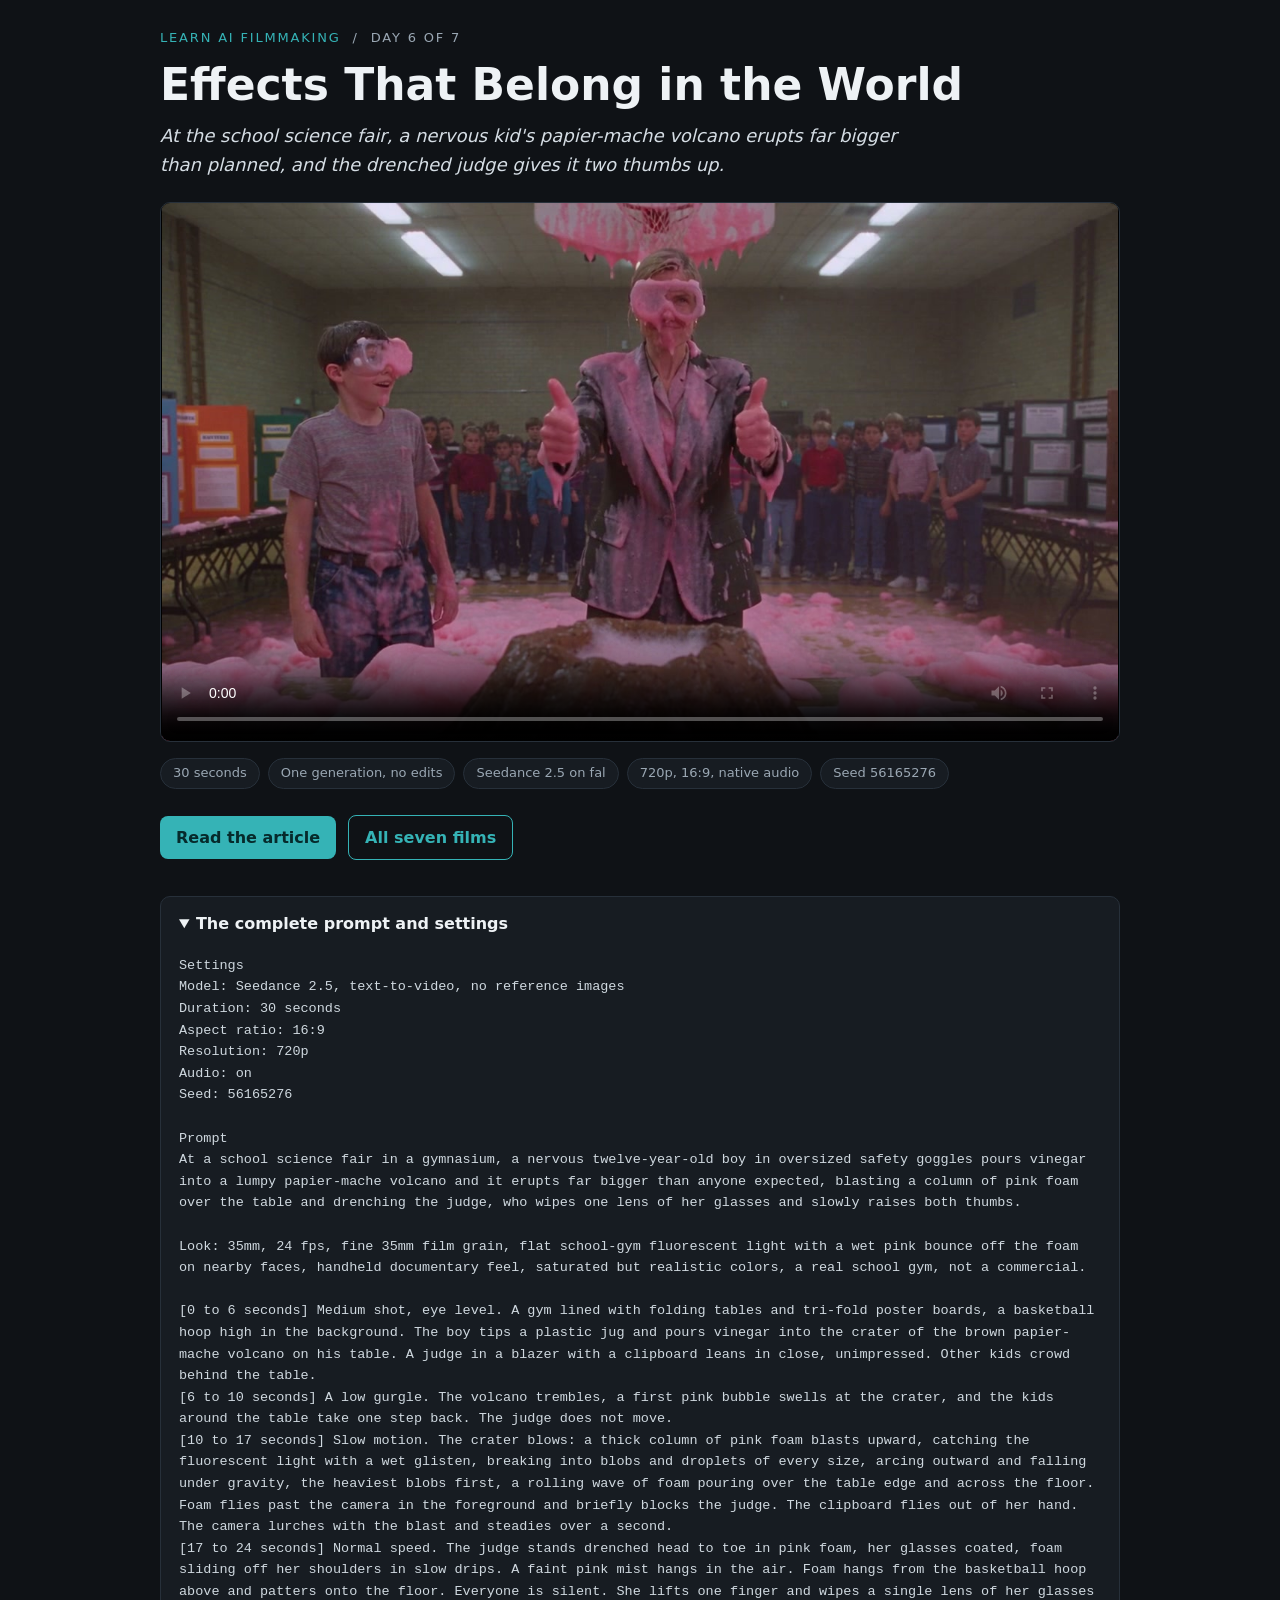
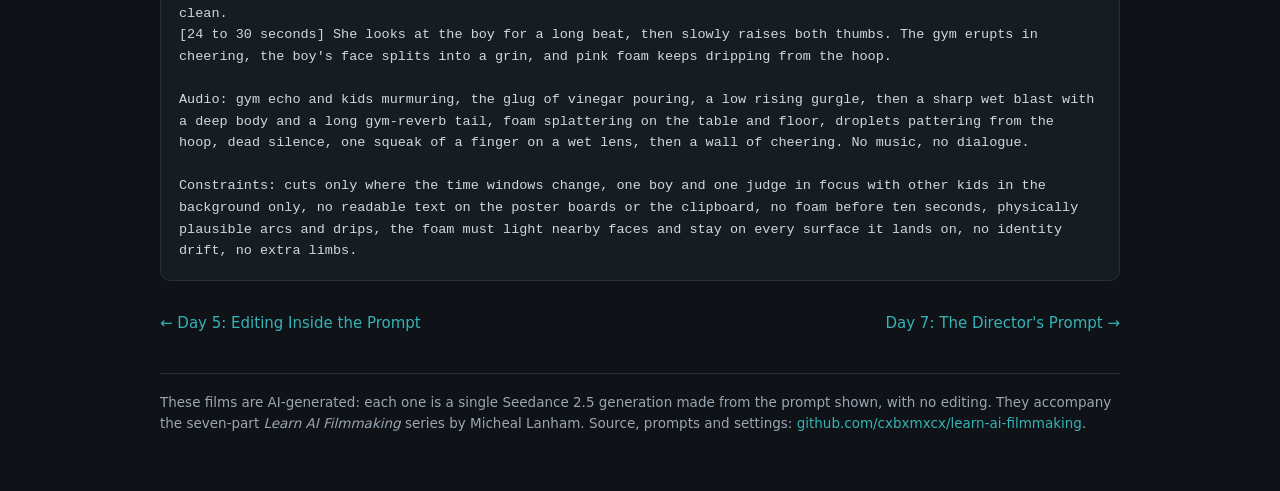
<file: docs/day-6-effects-that-belong-in-the-world/index.html>
<!doctype html><html lang="en"><head><meta charset="utf-8"><meta name="viewport" content="width=device-width,initial-scale=1"><title>Day 6: Effects That Belong in the World | Learn AI Filmmaking</title><meta name="description" content="At the school science fair, a nervous kid&#x27;s papier-mache volcano erupts far bigger than planned, and the drenched judge gives it two thumbs up."><meta property="og:title" content="Day 6: Effects That Belong in the World | Learn AI Filmmaking"><meta property="og:description" content="At the school science fair, a nervous kid&#x27;s papier-mache volcano erupts far bigger than planned, and the drenched judge gives it two thumbs up."><meta property="og:url" content="https://cxbxmxcx.github.io/learn-ai-filmmaking/day-6-effects-that-belong-in-the-world/"><meta property="og:site_name" content="Learn AI Filmmaking"><meta property="og:image" content="https://cxbxmxcx.github.io/learn-ai-filmmaking/posters/day-6-effects-that-belong-in-the-world.jpg"><meta name="twitter:card" content="summary_large_image"><meta property="og:type" content="video.other"><meta property="og:video" content="https://cxbxmxcx.github.io/learn-ai-filmmaking/films/day-6-effects-that-belong-in-the-world.mp4"><meta property="og:video:type" content="video/mp4"><meta property="og:video:width" content="1280"><meta property="og:video:height" content="720"><link rel="stylesheet" href="../assets/site.css"></head><body><div class="wrap"><div class="kicker"><a href="../">Learn AI Filmmaking</a> &nbsp;/&nbsp; Day 6 of 7</div><h1>Effects That Belong in the World</h1><p class="logline">At the school science fair, a nervous kid&#x27;s papier-mache volcano erupts far bigger than planned, and the drenched judge gives it two thumbs up.</p><video controls playsinline preload="metadata" poster="../posters/day-6-effects-that-belong-in-the-world.jpg"><source src="../films/day-6-effects-that-belong-in-the-world.mp4" type="video/mp4">Your browser cannot play this video. <a href="../films/day-6-effects-that-belong-in-the-world.mp4">Download the film</a>.</video><ul class="chips"><li>30 seconds</li><li>One generation, no edits</li><li>Seedance 2.5 on fal</li><li>720p, 16:9, native audio</li><li>Seed 56165276</li></ul><a class="cta" href="https://medium.com/p/5baaa69b18db">Read the article</a><a class="cta ghost" href="../">All seven films</a><details open><summary>The complete prompt and settings</summary><pre>Settings
Model: Seedance 2.5, text-to-video, no reference images
Duration: 30 seconds
Aspect ratio: 16:9
Resolution: 720p
Audio: on
Seed: 56165276

Prompt
At a school science fair in a gymnasium, a nervous twelve-year-old boy in oversized safety goggles pours vinegar into a lumpy papier-mache volcano and it erupts far bigger than anyone expected, blasting a column of pink foam over the table and drenching the judge, who wipes one lens of her glasses and slowly raises both thumbs.

Look: 35mm, 24 fps, fine 35mm film grain, flat school-gym fluorescent light with a wet pink bounce off the foam on nearby faces, handheld documentary feel, saturated but realistic colors, a real school gym, not a commercial.

[0 to 6 seconds] Medium shot, eye level. A gym lined with folding tables and tri-fold poster boards, a basketball hoop high in the background. The boy tips a plastic jug and pours vinegar into the crater of the brown papier-mache volcano on his table. A judge in a blazer with a clipboard leans in close, unimpressed. Other kids crowd behind the table.
[6 to 10 seconds] A low gurgle. The volcano trembles, a first pink bubble swells at the crater, and the kids around the table take one step back. The judge does not move.
[10 to 17 seconds] Slow motion. The crater blows: a thick column of pink foam blasts upward, catching the fluorescent light with a wet glisten, breaking into blobs and droplets of every size, arcing outward and falling under gravity, the heaviest blobs first, a rolling wave of foam pouring over the table edge and across the floor. Foam flies past the camera in the foreground and briefly blocks the judge. The clipboard flies out of her hand. The camera lurches with the blast and steadies over a second.
[17 to 24 seconds] Normal speed. The judge stands drenched head to toe in pink foam, her glasses coated, foam sliding off her shoulders in slow drips. A faint pink mist hangs in the air. Foam hangs from the basketball hoop above and patters onto the floor. Everyone is silent. She lifts one finger and wipes a single lens of her glasses clean.
[24 to 30 seconds] She looks at the boy for a long beat, then slowly raises both thumbs. The gym erupts in cheering, the boy&#x27;s face splits into a grin, and pink foam keeps dripping from the hoop.

Audio: gym echo and kids murmuring, the glug of vinegar pouring, a low rising gurgle, then a sharp wet blast with a deep body and a long gym-reverb tail, foam splattering on the table and floor, droplets pattering from the hoop, dead silence, one squeak of a finger on a wet lens, then a wall of cheering. No music, no dialogue.

Constraints: cuts only where the time windows change, one boy and one judge in focus with other kids in the background only, no readable text on the poster boards or the clipboard, no foam before ten seconds, physically plausible arcs and drips, the foam must light nearby faces and stay on every surface it lands on, no identity drift, no extra limbs.</pre></details><div class="nav"><a href="../day-5-editing-inside-the-prompt/">&larr; Day 5: Editing Inside the Prompt</a><a href="../day-7-the-directors-prompt/">Day 7: The Director&#x27;s Prompt &rarr;</a></div><footer>These films are AI-generated: each one is a single Seedance 2.5 generation made from the prompt shown, with no editing. They accompany the seven-part <em>Learn AI Filmmaking</em> series by Micheal Lanham. Source, prompts and settings: <a href="https://github.com/cxbxmxcx/learn-ai-filmmaking">github.com/cxbxmxcx/learn-ai-filmmaking</a>.</footer></div></body></html>
</file>
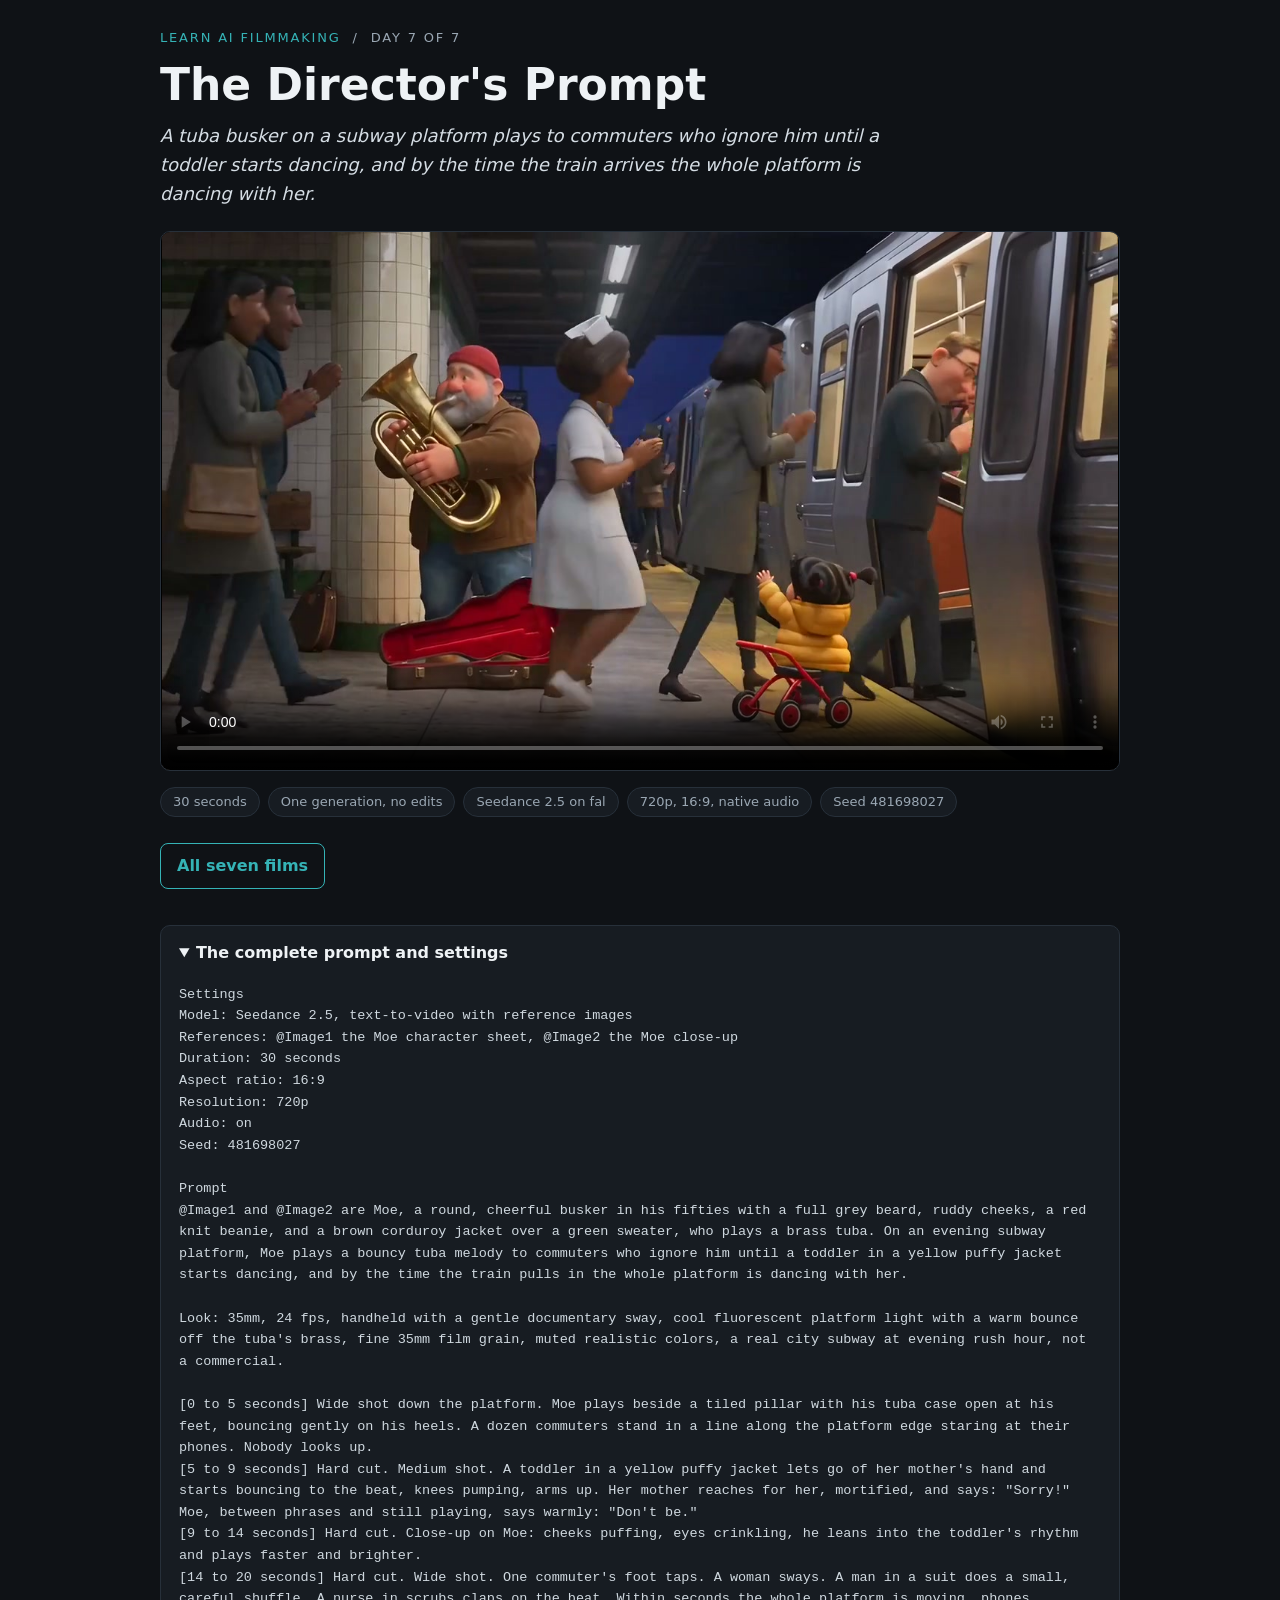
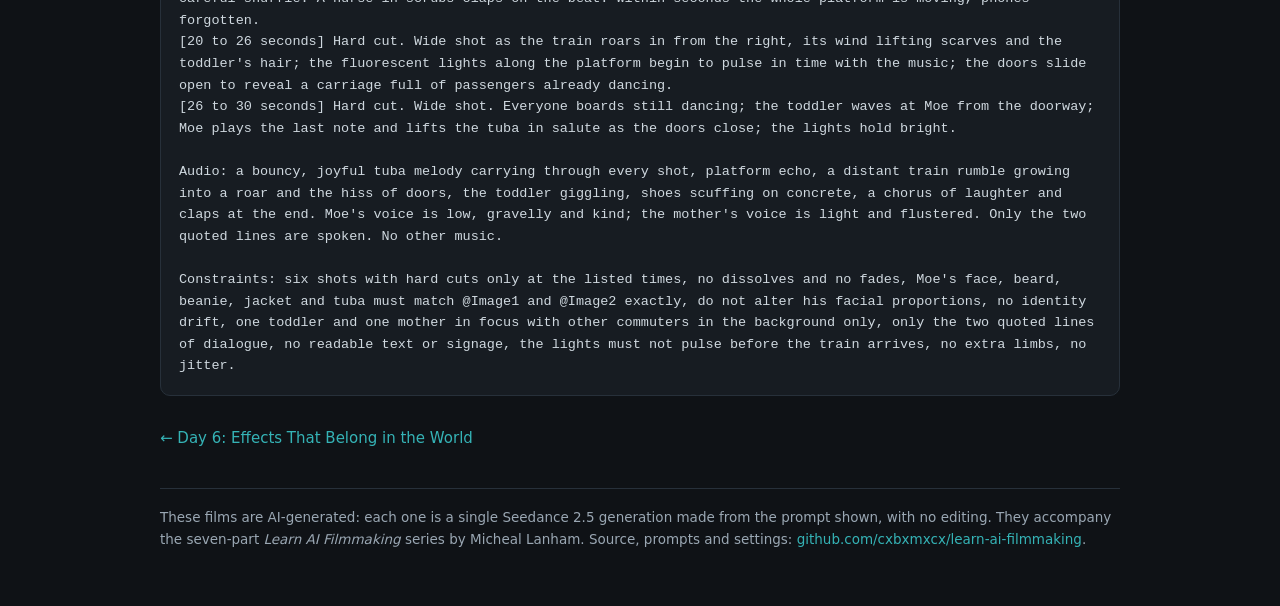
<file: docs/day-7-the-director-s-prompt/index.html>
<!doctype html><html lang="en"><head><meta charset="utf-8"><meta name="viewport" content="width=device-width,initial-scale=1"><title>Day 7: The Director&#x27;s Prompt | Learn AI Filmmaking</title><meta name="description" content="A tuba busker on a subway platform plays to commuters who ignore him until a toddler starts dancing, and by the time the train arrives the whole platform is dancing with her."><meta property="og:title" content="Day 7: The Director&#x27;s Prompt | Learn AI Filmmaking"><meta property="og:description" content="A tuba busker on a subway platform plays to commuters who ignore him until a toddler starts dancing, and by the time the train arrives the whole platform is dancing with her."><meta property="og:url" content="https://cxbxmxcx.github.io/learn-ai-filmmaking/day-7-the-director-s-prompt/"><meta property="og:site_name" content="Learn AI Filmmaking"><meta property="og:image" content="https://cxbxmxcx.github.io/learn-ai-filmmaking/posters/day-7-the-director-s-prompt.jpg"><meta name="twitter:card" content="summary_large_image"><meta property="og:type" content="video.other"><meta property="og:video" content="https://cxbxmxcx.github.io/learn-ai-filmmaking/films/day-7-the-director-s-prompt.mp4"><meta property="og:video:type" content="video/mp4"><meta property="og:video:width" content="1280"><meta property="og:video:height" content="720"><link rel="stylesheet" href="../assets/site.css"></head><body><div class="wrap"><div class="kicker"><a href="../">Learn AI Filmmaking</a> &nbsp;/&nbsp; Day 7 of 7</div><h1>The Director&#x27;s Prompt</h1><p class="logline">A tuba busker on a subway platform plays to commuters who ignore him until a toddler starts dancing, and by the time the train arrives the whole platform is dancing with her.</p><video controls playsinline preload="metadata" poster="../posters/day-7-the-director-s-prompt.jpg"><source src="../films/day-7-the-director-s-prompt.mp4" type="video/mp4">Your browser cannot play this video. <a href="../films/day-7-the-director-s-prompt.mp4">Download the film</a>.</video><ul class="chips"><li>30 seconds</li><li>One generation, no edits</li><li>Seedance 2.5 on fal</li><li>720p, 16:9, native audio</li><li>Seed 481698027</li></ul><a class="cta ghost" href="../">All seven films</a><details open><summary>The complete prompt and settings</summary><pre>Settings
Model: Seedance 2.5, text-to-video with reference images
References: @Image1 the Moe character sheet, @Image2 the Moe close-up
Duration: 30 seconds
Aspect ratio: 16:9
Resolution: 720p
Audio: on
Seed: 481698027

Prompt
@Image1 and @Image2 are Moe, a round, cheerful busker in his fifties with a full grey beard, ruddy cheeks, a red knit beanie, and a brown corduroy jacket over a green sweater, who plays a brass tuba. On an evening subway platform, Moe plays a bouncy tuba melody to commuters who ignore him until a toddler in a yellow puffy jacket starts dancing, and by the time the train pulls in the whole platform is dancing with her.

Look: 35mm, 24 fps, handheld with a gentle documentary sway, cool fluorescent platform light with a warm bounce off the tuba&#x27;s brass, fine 35mm film grain, muted realistic colors, a real city subway at evening rush hour, not a commercial.

[0 to 5 seconds] Wide shot down the platform. Moe plays beside a tiled pillar with his tuba case open at his feet, bouncing gently on his heels. A dozen commuters stand in a line along the platform edge staring at their phones. Nobody looks up.
[5 to 9 seconds] Hard cut. Medium shot. A toddler in a yellow puffy jacket lets go of her mother&#x27;s hand and starts bouncing to the beat, knees pumping, arms up. Her mother reaches for her, mortified, and says: &quot;Sorry!&quot; Moe, between phrases and still playing, says warmly: &quot;Don&#x27;t be.&quot;
[9 to 14 seconds] Hard cut. Close-up on Moe: cheeks puffing, eyes crinkling, he leans into the toddler&#x27;s rhythm and plays faster and brighter.
[14 to 20 seconds] Hard cut. Wide shot. One commuter&#x27;s foot taps. A woman sways. A man in a suit does a small, careful shuffle. A nurse in scrubs claps on the beat. Within seconds the whole platform is moving, phones forgotten.
[20 to 26 seconds] Hard cut. Wide shot as the train roars in from the right, its wind lifting scarves and the toddler&#x27;s hair; the fluorescent lights along the platform begin to pulse in time with the music; the doors slide open to reveal a carriage full of passengers already dancing.
[26 to 30 seconds] Hard cut. Wide shot. Everyone boards still dancing; the toddler waves at Moe from the doorway; Moe plays the last note and lifts the tuba in salute as the doors close; the lights hold bright.

Audio: a bouncy, joyful tuba melody carrying through every shot, platform echo, a distant train rumble growing into a roar and the hiss of doors, the toddler giggling, shoes scuffing on concrete, a chorus of laughter and claps at the end. Moe&#x27;s voice is low, gravelly and kind; the mother&#x27;s voice is light and flustered. Only the two quoted lines are spoken. No other music.

Constraints: six shots with hard cuts only at the listed times, no dissolves and no fades, Moe&#x27;s face, beard, beanie, jacket and tuba must match @Image1 and @Image2 exactly, do not alter his facial proportions, no identity drift, one toddler and one mother in focus with other commuters in the background only, only the two quoted lines of dialogue, no readable text or signage, the lights must not pulse before the train arrives, no extra limbs, no jitter.</pre></details><div class="nav"><a href="../day-6-effects-that-belong-in-the-world/">&larr; Day 6: Effects That Belong in the World</a><span></span></div><footer>These films are AI-generated: each one is a single Seedance 2.5 generation made from the prompt shown, with no editing. They accompany the seven-part <em>Learn AI Filmmaking</em> series by Micheal Lanham. Source, prompts and settings: <a href="https://github.com/cxbxmxcx/learn-ai-filmmaking">github.com/cxbxmxcx/learn-ai-filmmaking</a>.</footer></div></body></html>
</file>
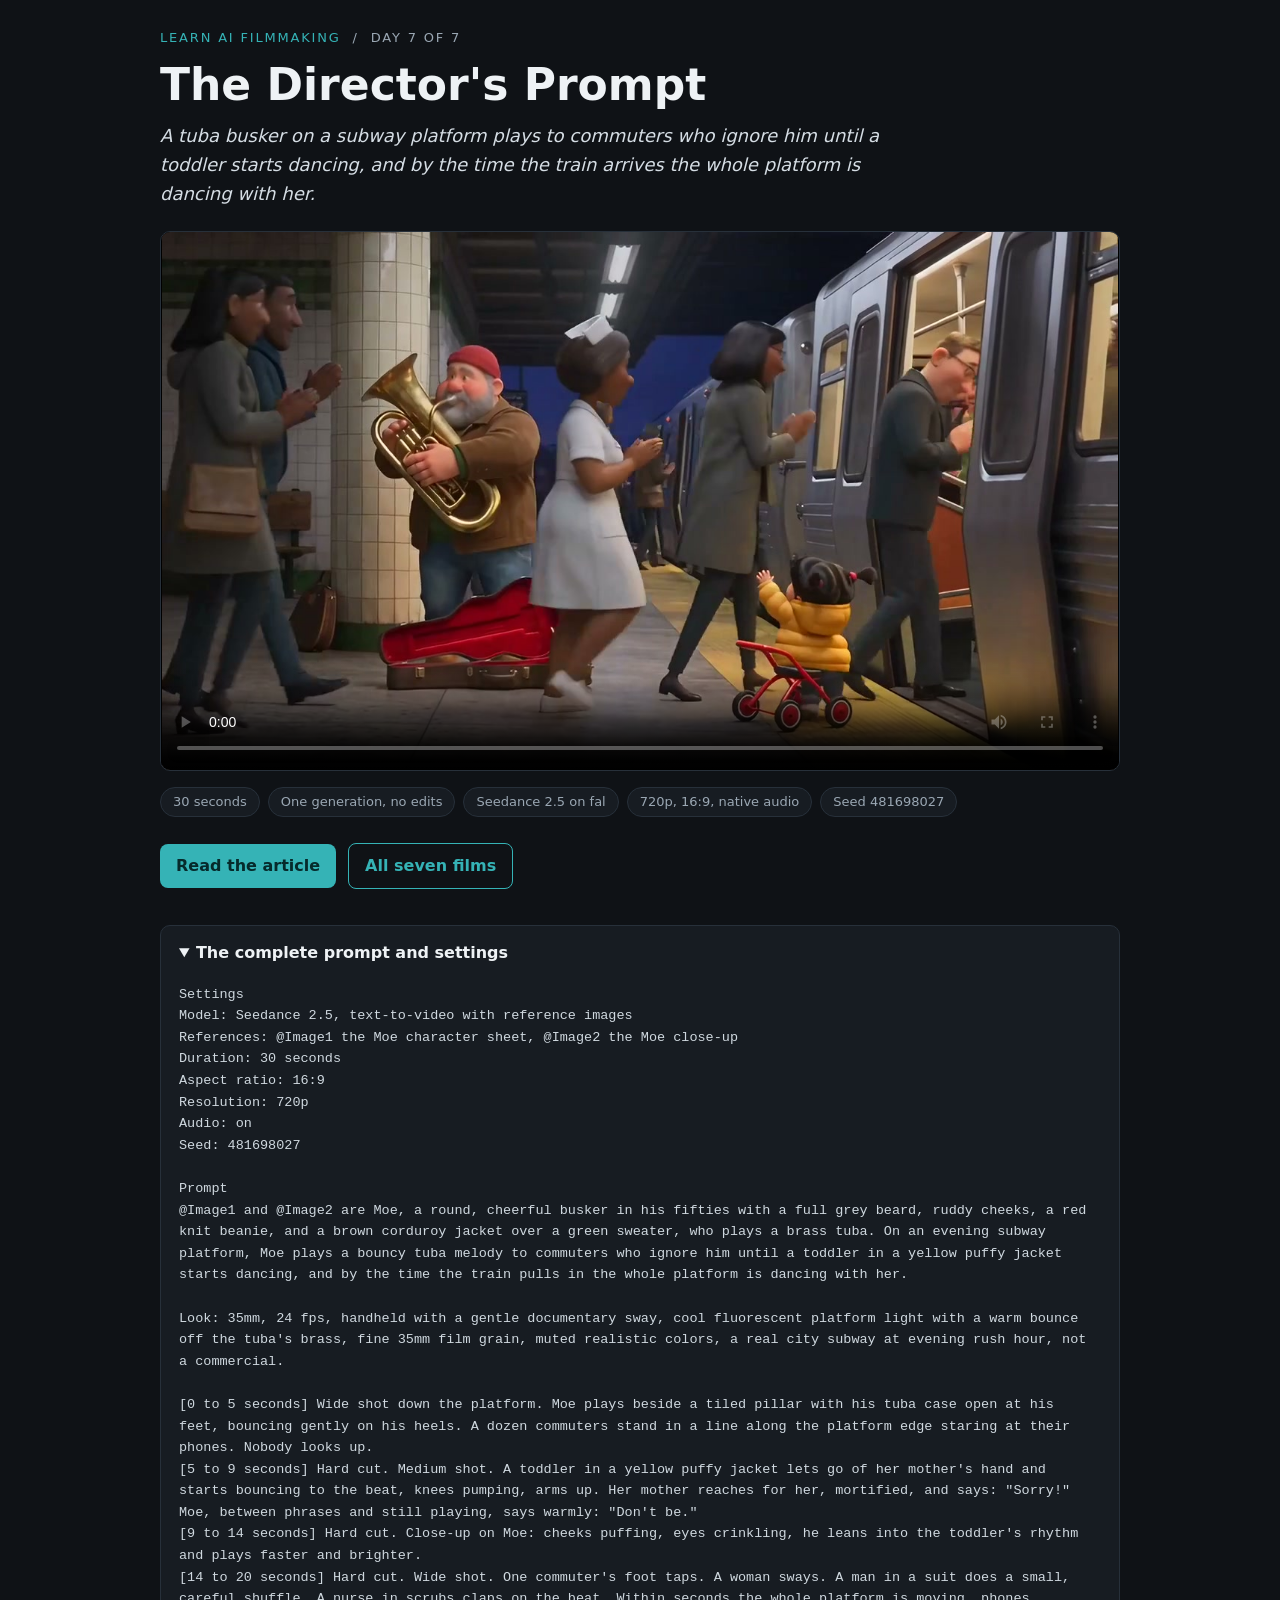
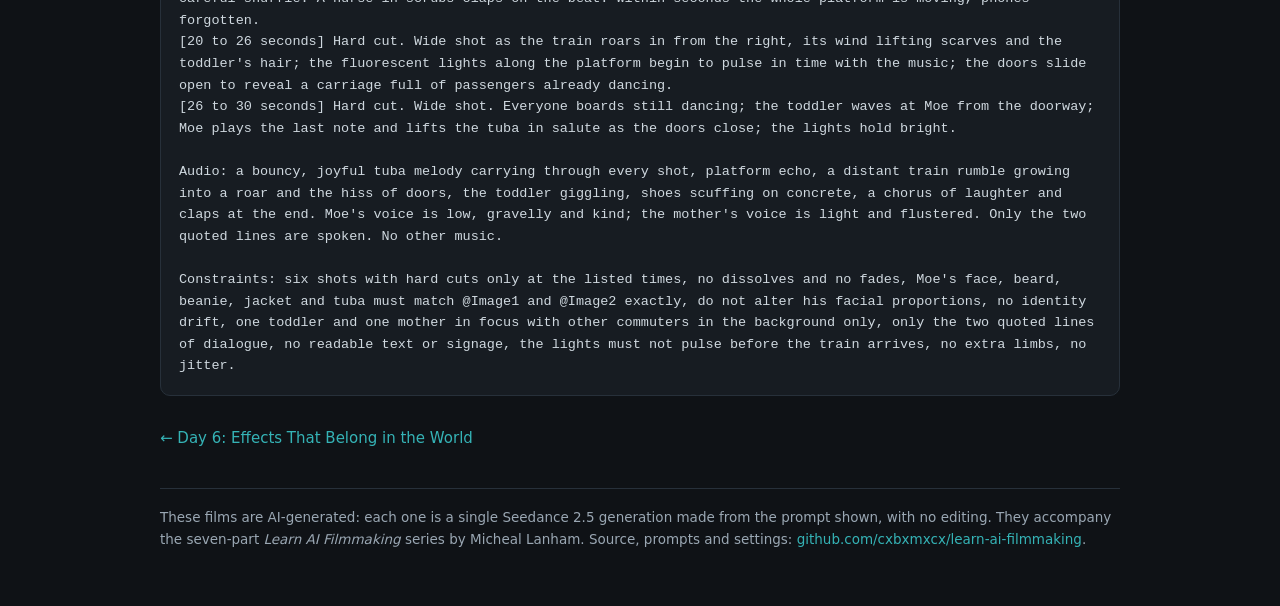
<file: docs/day-7-the-directors-prompt/index.html>
<!doctype html><html lang="en"><head><meta charset="utf-8"><meta name="viewport" content="width=device-width,initial-scale=1"><title>Day 7: The Director&#x27;s Prompt | Learn AI Filmmaking</title><meta name="description" content="A tuba busker on a subway platform plays to commuters who ignore him until a toddler starts dancing, and by the time the train arrives the whole platform is dancing with her."><meta property="og:title" content="Day 7: The Director&#x27;s Prompt | Learn AI Filmmaking"><meta property="og:description" content="A tuba busker on a subway platform plays to commuters who ignore him until a toddler starts dancing, and by the time the train arrives the whole platform is dancing with her."><meta property="og:url" content="https://cxbxmxcx.github.io/learn-ai-filmmaking/day-7-the-directors-prompt/"><meta property="og:site_name" content="Learn AI Filmmaking"><meta property="og:image" content="https://cxbxmxcx.github.io/learn-ai-filmmaking/posters/day-7-the-directors-prompt.jpg"><meta name="twitter:card" content="summary_large_image"><meta property="og:type" content="video.other"><meta property="og:video" content="https://cxbxmxcx.github.io/learn-ai-filmmaking/films/day-7-the-directors-prompt.mp4"><meta property="og:video:type" content="video/mp4"><meta property="og:video:width" content="1280"><meta property="og:video:height" content="720"><link rel="stylesheet" href="../assets/site.css"></head><body><div class="wrap"><div class="kicker"><a href="../">Learn AI Filmmaking</a> &nbsp;/&nbsp; Day 7 of 7</div><h1>The Director&#x27;s Prompt</h1><p class="logline">A tuba busker on a subway platform plays to commuters who ignore him until a toddler starts dancing, and by the time the train arrives the whole platform is dancing with her.</p><video controls playsinline preload="metadata" poster="../posters/day-7-the-directors-prompt.jpg"><source src="../films/day-7-the-directors-prompt.mp4" type="video/mp4">Your browser cannot play this video. <a href="../films/day-7-the-directors-prompt.mp4">Download the film</a>.</video><ul class="chips"><li>30 seconds</li><li>One generation, no edits</li><li>Seedance 2.5 on fal</li><li>720p, 16:9, native audio</li><li>Seed 481698027</li></ul><a class="cta" href="https://medium.com/p/2f15d995f9af">Read the article</a><a class="cta ghost" href="../">All seven films</a><details open><summary>The complete prompt and settings</summary><pre>Settings
Model: Seedance 2.5, text-to-video with reference images
References: @Image1 the Moe character sheet, @Image2 the Moe close-up
Duration: 30 seconds
Aspect ratio: 16:9
Resolution: 720p
Audio: on
Seed: 481698027

Prompt
@Image1 and @Image2 are Moe, a round, cheerful busker in his fifties with a full grey beard, ruddy cheeks, a red knit beanie, and a brown corduroy jacket over a green sweater, who plays a brass tuba. On an evening subway platform, Moe plays a bouncy tuba melody to commuters who ignore him until a toddler in a yellow puffy jacket starts dancing, and by the time the train pulls in the whole platform is dancing with her.

Look: 35mm, 24 fps, handheld with a gentle documentary sway, cool fluorescent platform light with a warm bounce off the tuba&#x27;s brass, fine 35mm film grain, muted realistic colors, a real city subway at evening rush hour, not a commercial.

[0 to 5 seconds] Wide shot down the platform. Moe plays beside a tiled pillar with his tuba case open at his feet, bouncing gently on his heels. A dozen commuters stand in a line along the platform edge staring at their phones. Nobody looks up.
[5 to 9 seconds] Hard cut. Medium shot. A toddler in a yellow puffy jacket lets go of her mother&#x27;s hand and starts bouncing to the beat, knees pumping, arms up. Her mother reaches for her, mortified, and says: &quot;Sorry!&quot; Moe, between phrases and still playing, says warmly: &quot;Don&#x27;t be.&quot;
[9 to 14 seconds] Hard cut. Close-up on Moe: cheeks puffing, eyes crinkling, he leans into the toddler&#x27;s rhythm and plays faster and brighter.
[14 to 20 seconds] Hard cut. Wide shot. One commuter&#x27;s foot taps. A woman sways. A man in a suit does a small, careful shuffle. A nurse in scrubs claps on the beat. Within seconds the whole platform is moving, phones forgotten.
[20 to 26 seconds] Hard cut. Wide shot as the train roars in from the right, its wind lifting scarves and the toddler&#x27;s hair; the fluorescent lights along the platform begin to pulse in time with the music; the doors slide open to reveal a carriage full of passengers already dancing.
[26 to 30 seconds] Hard cut. Wide shot. Everyone boards still dancing; the toddler waves at Moe from the doorway; Moe plays the last note and lifts the tuba in salute as the doors close; the lights hold bright.

Audio: a bouncy, joyful tuba melody carrying through every shot, platform echo, a distant train rumble growing into a roar and the hiss of doors, the toddler giggling, shoes scuffing on concrete, a chorus of laughter and claps at the end. Moe&#x27;s voice is low, gravelly and kind; the mother&#x27;s voice is light and flustered. Only the two quoted lines are spoken. No other music.

Constraints: six shots with hard cuts only at the listed times, no dissolves and no fades, Moe&#x27;s face, beard, beanie, jacket and tuba must match @Image1 and @Image2 exactly, do not alter his facial proportions, no identity drift, one toddler and one mother in focus with other commuters in the background only, only the two quoted lines of dialogue, no readable text or signage, the lights must not pulse before the train arrives, no extra limbs, no jitter.</pre></details><div class="nav"><a href="../day-6-effects-that-belong-in-the-world/">&larr; Day 6: Effects That Belong in the World</a><span></span></div><footer>These films are AI-generated: each one is a single Seedance 2.5 generation made from the prompt shown, with no editing. They accompany the seven-part <em>Learn AI Filmmaking</em> series by Micheal Lanham. Source, prompts and settings: <a href="https://github.com/cxbxmxcx/learn-ai-filmmaking">github.com/cxbxmxcx/learn-ai-filmmaking</a>.</footer></div></body></html>
</file>
<file: docs/assets/site.css>
:root { --bg:#0f1216; --panel:#171c22; --line:#27303a; --ink:#eef2f5; --dim:#9aa7b3; --teal:#35b3b6; }
* { box-sizing:border-box; }
body { margin:0; background:var(--bg); color:var(--ink); font:16px/1.6 system-ui,-apple-system,"Segoe UI",Roboto,sans-serif; }
a { color:var(--teal); text-decoration:none; } a:hover { text-decoration:underline; }
.wrap { max-width:1000px; margin:0 auto; padding-inline:20px; padding-block:28px 56px; }
.kicker { font-size:13px; letter-spacing:.14em; text-transform:uppercase; color:var(--dim); }
h1 { font-size:clamp(28px,5vw,44px); line-height:1.12; margin:.25em 0 .3em; }
.logline { font-size:18px; color:#d5dde4; font-style:italic; margin:0 0 22px; max-width:760px; }
video { display:block; width:100%; height:auto; aspect-ratio:16/9; background:#000; border-radius:10px; border:1px solid var(--line); }
.chips { display:flex; flex-wrap:wrap; gap:8px; margin:16px 0 26px; padding:0; list-style:none; }
.chips li { font-size:13px; color:var(--dim); border:1px solid var(--line); border-radius:999px; padding:4px 12px; background:var(--panel); }
.cta { display:inline-block; margin:0 12px 10px 0; padding:9px 16px; border-radius:8px; background:var(--teal); color:#062a2b; font-weight:600; }
.cta.ghost { background:transparent; color:var(--teal); border:1px solid var(--teal); }
details { margin-top:26px; border:1px solid var(--line); border-radius:10px; background:var(--panel); }
summary { cursor:pointer; padding:14px 18px; font-weight:600; }
pre { margin:0; padding:4px 18px 18px; white-space:pre-wrap; word-wrap:break-word; font:13.5px/1.6 ui-monospace,Consolas,monospace; color:#cfd8df; }
.nav { display:flex; justify-content:space-between; gap:16px; margin-top:30px; font-size:15px; }
footer { margin-top:38px; padding-top:18px; border-top:1px solid var(--line); color:var(--dim); font-size:13.5px; }
.grid { display:grid; grid-template-columns:repeat(auto-fill,minmax(280px,1fr)); gap:18px; margin-top:26px; }
.card { border:1px solid var(--line); border-radius:12px; overflow:hidden; background:var(--panel); color:inherit; display:block; }
.card:hover { border-color:var(--teal); text-decoration:none; }
.card img, .card .soon { display:block; width:100%; aspect-ratio:16/9; object-fit:cover; }
.card .soon { display:flex; align-items:center; justify-content:center; color:var(--dim); font-size:13px; letter-spacing:.14em; text-transform:uppercase; background:#12161b; }
.card .txt { padding:12px 14px 16px; } .card .day { font-size:12px; letter-spacing:.14em; text-transform:uppercase; color:var(--dim); }
.card .ttl { font-weight:650; font-size:17px; margin-top:2px; } .card .sub { color:var(--dim); font-size:14px; margin-top:4px; }
</file>
